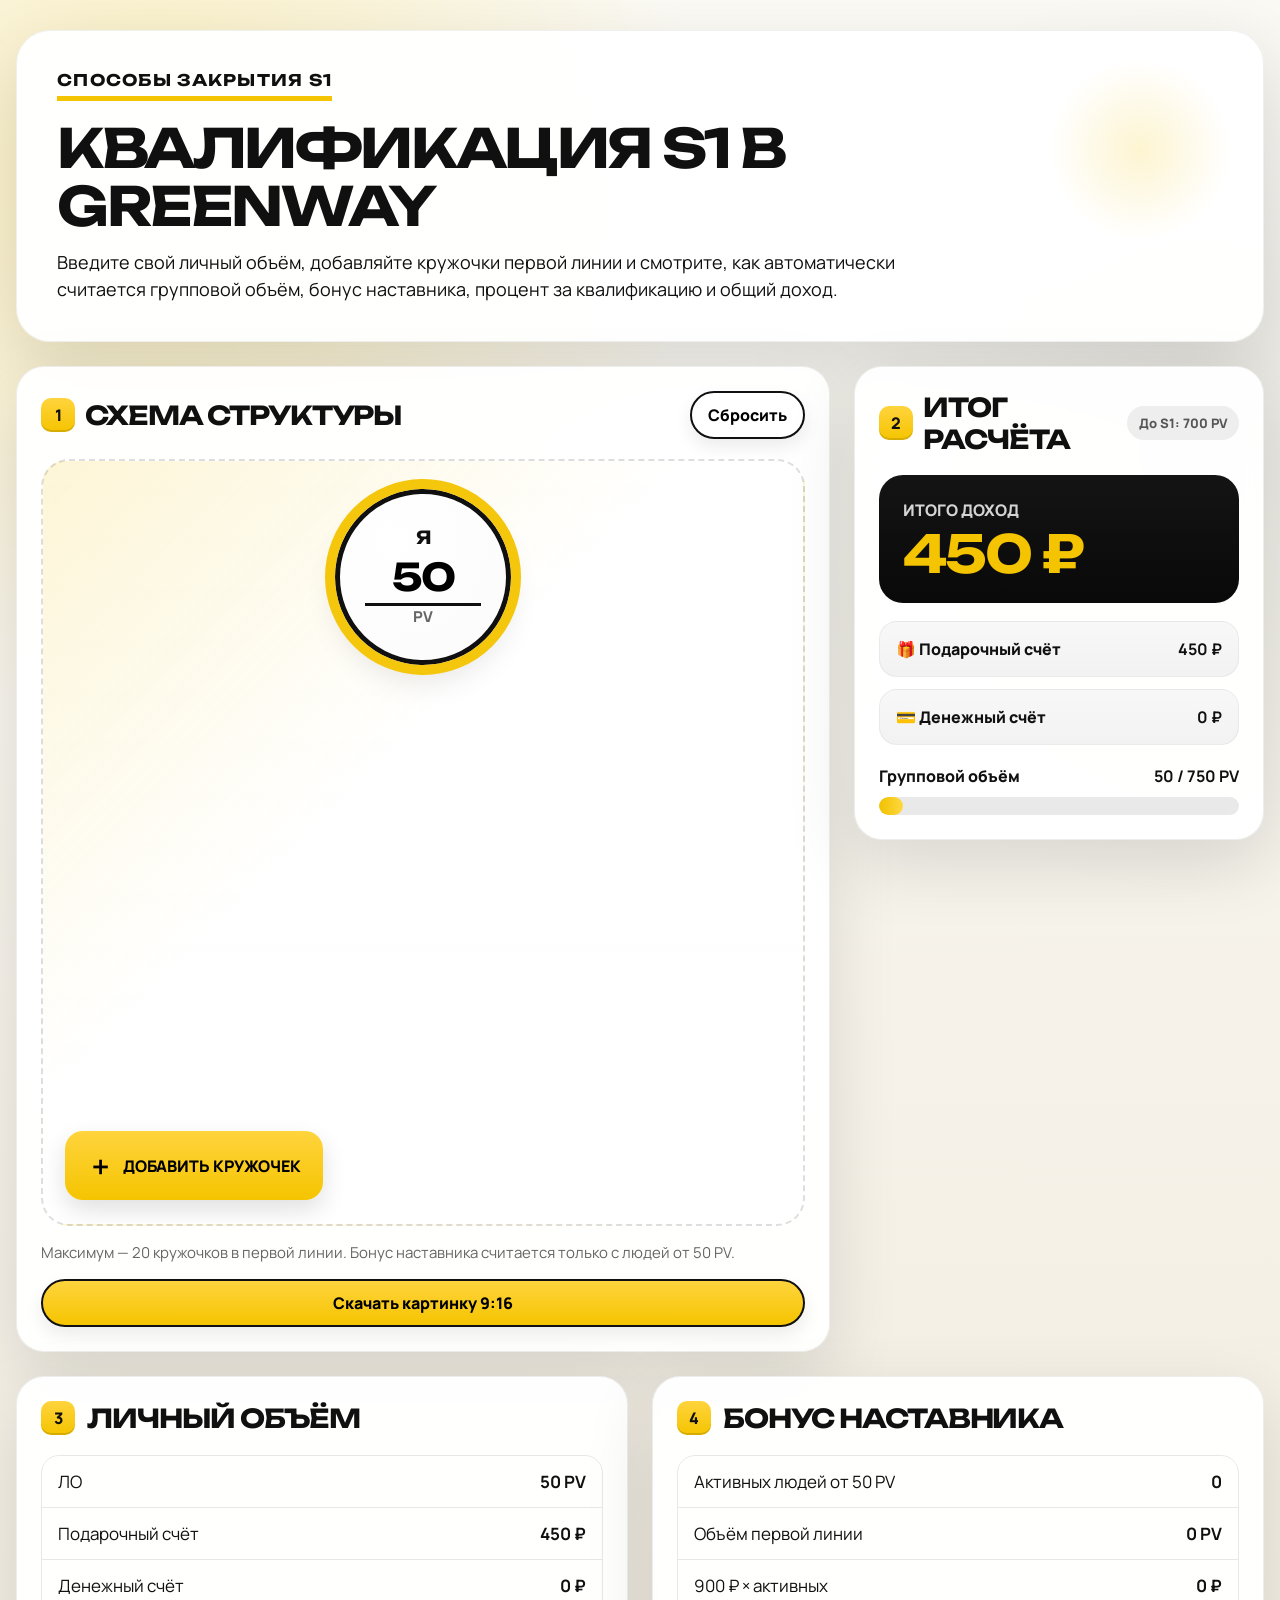
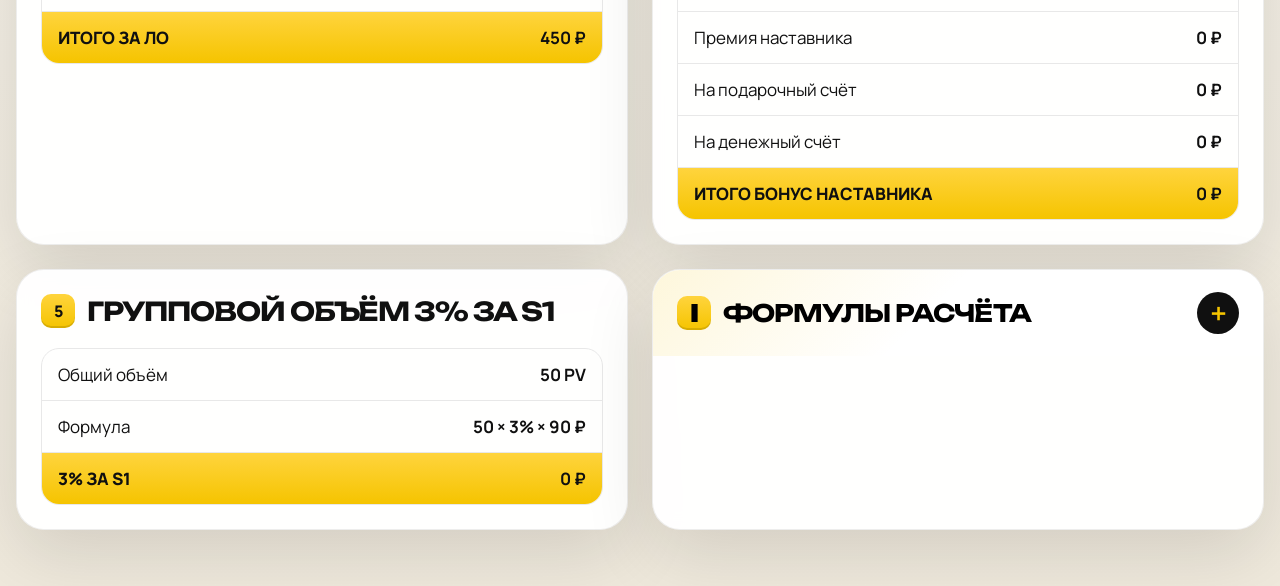
<file: index.html>
<!doctype html>
<html lang="ru">
<head>
  <meta charset="utf-8" />
  <meta name="viewport" content="width=device-width,initial-scale=1" />
  <title>Квалификация S1 в GREENWAY</title>
  <link rel="preconnect" href="https://fonts.googleapis.com">
  <link rel="preconnect" href="https://fonts.gstatic.com" crossorigin>
  <link href="https://fonts.googleapis.com/css2?family=Manrope:wght@400;500;700;800&family=Unbounded:wght@500;700;800&display=swap" rel="stylesheet">
  <style>
    :root{--yellow:#f5c400;--yellow2:#ffd947;--black:#101010;--muted:#666;--line:#e8e4d8;--paper:#fbfaf5;--shadow:0 24px 70px rgba(0,0,0,.12);--radius:28px}*{box-sizing:border-box}body{margin:0;font-family:Manrope,Arial,sans-serif;color:var(--black);background:radial-gradient(circle at 12% 8%,rgba(245,196,0,.22),transparent 24%),radial-gradient(circle at 94% 20%,rgba(16,16,16,.07),transparent 22%),linear-gradient(#fbfaf5,#efe9dc)}button,input{font:inherit}button{cursor:pointer;transition:.25s ease}button:hover{transform:translateY(-2px)}input::-webkit-outer-spin-button,input::-webkit-inner-spin-button{-webkit-appearance:none;margin:0}input[type=number]{appearance:textfield;-moz-appearance:textfield}.app{width:min(1320px,calc(100% - 32px));margin:auto;padding:30px 0 56px}.hero{position:relative;overflow:hidden;padding:38px 40px;border-radius:34px;background:rgba(255,255,255,.96);box-shadow:var(--shadow);border:1px solid rgba(0,0,0,.06)}.hero::before{content:"";position:absolute;right:28px;top:24px;width:190px;height:190px;border-radius:50%;background:radial-gradient(circle,rgba(245,196,0,.18),transparent 68%)}.eyebrow{position:relative;z-index:1;display:inline-block;font-family:Unbounded,sans-serif;font-weight:700;text-transform:uppercase;letter-spacing:.08em;border-bottom:5px solid var(--yellow);padding-bottom:6px;margin-bottom:18px}h1,h2,p{margin-top:0}.hero h1{position:relative;z-index:1;max-width:980px;margin-bottom:14px;font-family:Unbounded,sans-serif;font-size:clamp(28px,4.2vw,56px);line-height:1.08;text-transform:uppercase;letter-spacing:-.045em}.hero p{position:relative;z-index:1;max-width:860px;margin-bottom:0;font-size:18px;line-height:1.5}.layout{display:grid;grid-template-columns:minmax(0,1fr) 410px;gap:24px;margin-top:24px;align-items:start}.card{background:rgba(255,255,255,.96);border:1px solid rgba(0,0,0,.07);border-radius:var(--radius);padding:24px;box-shadow:var(--shadow);backdrop-filter:blur(8px)}.head,.title{display:flex;align-items:center;justify-content:space-between;gap:12px;margin-bottom:20px}.title{justify-content:flex-start}.head>div{display:flex;align-items:center;gap:10px}h2{margin:0;font-family:Unbounded,sans-serif;font-size:26px;text-transform:uppercase;letter-spacing:-.04em}.tag{display:inline-flex;align-items:center;justify-content:center;min-width:34px;height:34px;border-radius:10px;padding:0 10px;background:linear-gradient(#ffd43d,var(--yellow));font-weight:900;box-shadow:inset 0 -2px rgba(0,0,0,.12)}.ghost,.action{border:2px solid var(--black);background:#fff;border-radius:999px;padding:11px 16px;font-weight:800;box-shadow:0 8px 18px rgba(0,0,0,.08)}.ghost:hover,.action:hover{background:var(--yellow)}.action{width:100%;background:linear-gradient(#ffd43d,var(--yellow));margin-top:16px}.network{position:relative;min-height:700px;border-radius:28px;background:linear-gradient(135deg,rgba(245,196,0,.16),transparent 42%),linear-gradient(rgba(255,255,255,.9),rgba(255,255,255,.96)),repeating-linear-gradient(0deg,transparent,transparent 29px,rgba(0,0,0,.028) 30px),repeating-linear-gradient(90deg,transparent,transparent 29px,rgba(0,0,0,.028) 30px);border:2px dashed rgba(0,0,0,.13);padding:28px 22px 24px;overflow:hidden}.lines{position:absolute;inset:0;z-index:1;pointer-events:none}.line{position:absolute;height:3px;background:linear-gradient(90deg,rgba(16,16,16,.95),rgba(16,16,16,.5));transform-origin:0 50%;opacity:.9}.line::after{content:"";position:absolute;right:-1px;top:50%;width:9px;height:9px;border-top:2px solid var(--black);border-right:2px solid var(--black);transform:translateY(-50%) rotate(45deg)}.node{position:relative;z-index:2;width:150px;height:150px;border:5px solid var(--yellow);background:radial-gradient(circle at 30% 28%,#fff,#fbfbfb);border-radius:50%;display:flex;flex-direction:column;justify-content:center;align-items:center;box-shadow:0 16px 30px rgba(0,0,0,.1);transition:.25s ease;overflow:visible}.node:hover{transform:translateY(-4px) scale(1.02);box-shadow:0 24px 40px rgba(0,0,0,.14)}.me{width:176px;height:176px;margin:0 auto 118px;border-color:var(--black);outline:10px solid rgba(245,196,0,.95);animation:float 4.4s ease-in-out infinite}.node-label{font-family:Unbounded,sans-serif;font-weight:700;text-transform:uppercase;font-size:18px;line-height:1;margin-bottom:7px;letter-spacing:-.03em;flex:0 0 auto}.pvbox{display:flex;flex-direction:column;align-items:center;width:100%;max-width:72%;min-width:0;padding:0 2px;overflow:hidden}.pvbox input{display:block;width:100%;min-width:0;border:0;border-bottom:3px solid var(--black);background:transparent;font-family:Unbounded,sans-serif;font-size:36px;line-height:1;font-weight:700;text-align:center;outline:0;letter-spacing:-.06em;padding:0 0 3px;overflow:hidden;text-overflow:clip}.pvbox span{flex:0 0 auto;font-weight:900;font-size:15px;color:var(--muted);line-height:1.1;margin-top:3px}.first{position:relative;z-index:2;display:flex;flex-wrap:wrap;justify-content:center;align-items:flex-start;gap:18px 14px;min-height:320px;max-width:716px;margin:auto}.partner-wrap{display:flex;flex:0 0 132px;flex-direction:column;align-items:center;gap:8px;animation:in .35s ease both}.partner{width:132px;height:132px;border-width:4px}.partner .node-label{font-size:16px;margin-bottom:5px}.partner .pvbox{max-width:76%;padding:0 1px}.partner .pvbox input{font-size:25px;letter-spacing:-.075em;border-bottom-width:2px}.partner .pvbox span{font-size:13px;margin-top:2px}.remove{position:absolute;top:-10px;right:-6px;width:28px;height:28px;border:0;border-radius:999px;background:var(--black);color:#fff;font-size:20px;line-height:1;box-shadow:0 8px 18px rgba(0,0,0,.18)}.remove:hover{background:#ff6262}.add{display:inline-flex;align-items:center;justify-content:center;gap:10px;margin:28px auto 0;padding:16px 22px;border:0;border-radius:18px;background:linear-gradient(#ffd43d,var(--yellow));font-weight:900;text-transform:uppercase;box-shadow:0 10px 24px rgba(0,0,0,.12)}.add span{font-size:26px}.hint{margin-top:16px;color:var(--muted);font-size:15px}.result{position:sticky;top:18px}.badge{padding:8px 12px;border-radius:999px;background:#eee;color:#555;font-weight:900;font-size:13px;white-space:nowrap}.badge.ok{background:linear-gradient(90deg,#e9ff93,var(--yellow));color:var(--black);box-shadow:0 8px 20px rgba(245,196,0,.26)}.badge.s2{background:linear-gradient(90deg,#101010,#303030);color:var(--yellow);box-shadow:0 8px 20px rgba(0,0,0,.22)}.big{position:relative;overflow:hidden;background:linear-gradient(#141414,#090909);color:#fff;border-radius:24px;padding:24px;margin-bottom:18px}.big span{display:block;font-weight:800;opacity:.82;text-transform:uppercase;margin-bottom:8px}.big strong{display:block;color:var(--yellow);font-family:Unbounded,sans-serif;font-size:52px;line-height:.95;letter-spacing:-.05em}.accounts{display:grid;gap:12px;margin-bottom:20px}.accounts div{display:flex;justify-content:space-between;gap:14px;padding:16px;border-radius:18px;background:linear-gradient(#f8f8f8,#f2f2f2);font-weight:800;border:1px solid rgba(0,0,0,.05)}.progress-top{display:flex;justify-content:space-between;gap:12px;margin-bottom:10px;font-weight:800}.progress{height:18px;border-radius:999px;background:#e9e9e9;overflow:hidden}.fill{height:100%;width:0;background:linear-gradient(90deg,#f1c100,#ffd83f);border-radius:inherit;transition:.4s}.grid{display:grid;grid-template-columns:repeat(2,minmax(0,1fr));gap:24px;margin-top:24px}.rows{border:1px solid #e8e8e8;border-radius:18px;overflow:hidden}.row{display:flex;justify-content:space-between;gap:20px;padding:14px 16px;border-bottom:1px solid #e8e8e8;font-size:17px}.row:last-child{border-bottom:0}.row strong{text-align:right;white-space:nowrap}.row.total{background:linear-gradient(#ffd43d,var(--yellow));font-weight:900;text-transform:uppercase}.accordion{padding:0;overflow:hidden}.toggle{width:100%;border:0;background:linear-gradient(135deg,rgba(245,196,0,.14),transparent 46%),#fff;padding:22px 24px;display:flex;align-items:center;justify-content:space-between;gap:18px;text-align:left}.toggle:hover{transform:none;background:linear-gradient(135deg,rgba(245,196,0,.22),transparent 46%),#fff}.accordion-title{display:flex;align-items:center;gap:12px;font-family:Unbounded,sans-serif;font-size:24px;font-weight:700;text-transform:uppercase;letter-spacing:-.04em}.accordion-icon{width:42px;height:42px;border-radius:999px;display:flex;align-items:center;justify-content:center;background:var(--black);color:var(--yellow);font-family:Unbounded,sans-serif;font-weight:800;font-size:24px;transition:.25s}.toggle[aria-expanded=true] .accordion-icon{transform:rotate(45deg);background:var(--yellow);color:var(--black)}.accordion-content{padding:0 24px 24px;animation:in .26s ease both}.formula-grid{display:grid;grid-template-columns:repeat(2,minmax(0,1fr));gap:16px}.formula-box{min-height:170px;border-radius:22px;border:1px solid rgba(0,0,0,.08);background:linear-gradient(#fff,#fafafa);padding:20px;overflow:hidden}.formula-kicker{display:inline-flex;align-items:center;min-height:28px;padding:5px 10px;border-radius:999px;background:var(--yellow);font-size:12px;font-weight:900;text-transform:uppercase;margin-bottom:12px}.formula-box h3{margin:0 0 14px;font-family:Unbounded,sans-serif;font-size:20px;line-height:1.1;text-transform:uppercase;letter-spacing:-.04em}.formula-box p{margin:12px 0 0;color:var(--muted);font-size:14px;line-height:1.42}.formula-line{display:flex;align-items:center;flex-wrap:wrap;gap:8px;padding:14px;border-radius:16px;background:var(--black);color:#fff;font-weight:900}.formula-line span{display:inline-flex;align-items:center;justify-content:center;min-height:36px;padding:7px 10px;border-radius:12px;background:rgba(255,255,255,.12)}.formula-line b{color:var(--yellow);font-family:Unbounded,sans-serif}.formula-list{list-style:none;padding:0;margin:0;display:grid;gap:8px}.formula-list li{display:grid;grid-template-columns:105px 1fr;gap:10px;align-items:center;padding:10px;border-radius:14px;background:#f4f4f4}.formula-list strong{font-weight:900}.formula-list span{font-weight:800;font-size:14px}.premium{grid-column:1/-1;min-height:auto}.premium-row{display:flex;align-items:center;justify-content:space-between;gap:14px;padding:12px 0;border-bottom:1px solid #e8e8e8;font-weight:800}.premium-row:last-child{border-bottom:0}.premium-row strong{background:var(--yellow);border-radius:999px;padding:6px 12px}.toast{position:fixed;left:50%;bottom:24px;transform:translateX(-50%) translateY(18px);min-width:220px;max-width:calc(100% - 28px);padding:12px 16px;border-radius:18px;background:rgba(16,16,16,.92);color:#fff;font-weight:800;box-shadow:0 20px 50px rgba(0,0,0,.22);z-index:9999;opacity:0;pointer-events:none;transition:.28s}.toast.show{opacity:1;transform:translateX(-50%)}.toast.success{color:#ffe267}.toast.error{background:linear-gradient(90deg,#3d1414,#571f1f)}.confetti{position:fixed;inset:0;overflow:hidden;pointer-events:none;z-index:9998}.confetti-piece{position:absolute;top:-20px;width:10px;height:16px;border-radius:3px;animation:fall 1.9s linear forwards}@keyframes float{0%,100%{transform:translateY(0)}50%{transform:translateY(-5px)}}@keyframes in{from{opacity:0;transform:translateY(8px) scale(.98)}to{opacity:1;transform:translateY(0) scale(1)}}@keyframes fall{to{transform:translate3d(var(--drift),105vh,0) rotate(720deg);opacity:0}}@media(max-width:1180px){.layout{grid-template-columns:1fr}.result{position:static}}@media(max-width:980px){.grid{grid-template-columns:1fr}}@media(max-width:720px){.hero{padding:28px 22px}.network{min-height:760px;padding:22px 10px 20px}.me{width:162px;height:162px;margin-bottom:84px}.first{gap:14px 8px;max-width:632px}.partner-wrap{flex-basis:120px}.partner{width:120px;height:120px}}@media(max-width:560px){.app{width:min(100% - 16px,1320px);padding-top:12px}.card{padding:16px;border-radius:20px}h2{font-size:21px}.hero h1{font-size:32px}.head{flex-wrap:wrap}.network{min-height:660px}.first{gap:10px 6px}.partner-wrap{flex-basis:clamp(58px,16vw,108px)}.partner{width:clamp(58px,16vw,108px);height:clamp(58px,16vw,108px);border-width:3px}.partner .node-label{font-size:clamp(8px,2.1vw,12px);margin-bottom:2px}.partner .pvbox{max-width:80%;padding:0}.partner .pvbox input{border-bottom-width:2px}.partner .pvbox span{font-size:clamp(8px,2.2vw,13px)}.remove{width:22px;height:22px;font-size:16px;top:-8px;right:-4px}.big strong{font-size:42px}.row{font-size:15px}.formula-grid{grid-template-columns:1fr}.accordion-title{font-size:20px}.toggle{padding:18px}.accordion-content{padding:0 18px 18px}.formula-list li{grid-template-columns:1fr}}
  </style>
</head>
<body>
  <div id="toast" class="toast"></div><div id="confetti" class="confetti"></div>
  <main class="app">
    <section class="hero"><div class="eyebrow">способы закрытия S1</div><h1>Квалификация S1 в GREENWAY</h1><p>Введите свой личный объём, добавляйте кружочки первой линии и смотрите, как автоматически считается групповой объём, бонус наставника, процент за квалификацию и общий доход.</p></section>
    <section class="layout"><section class="card builder"><div class="head"><div><span class="tag">1</span><h2>Схема структуры</h2></div><button id="reset" class="ghost">Сбросить</button></div><div class="network"><div class="node me"><div class="node-label">Я</div><div class="pvbox"><input id="self" type="number" min="0" step="1" value="50" inputmode="numeric" /><span>PV</span></div></div><div id="lines" class="lines"></div><div id="first" class="first"></div><button id="add" class="add"><span>＋</span>Добавить кружочек</button></div><div class="hint">Максимум — 20 кружочков в первой линии. Бонус наставника считается только с людей от 50 PV.</div><button id="download" class="action">Скачать картинку 9:16</button></section>
    <aside class="card result"><div class="head"><div><span class="tag">2</span><h2>Итог расчёта</h2></div><div id="badge" class="badge">S1 не закрыт</div></div><div class="big"><span>Итого доход</span><strong id="total">0 ₽</strong></div><div class="accounts"><div><span>🎁 Подарочный счёт</span><strong id="gift">0 ₽</strong></div><div><span>💳 Денежный счёт</span><strong id="cash">0 ₽</strong></div></div><div><div class="progress-top"><span>Групповой объём</span><strong><span id="group">0</span> / <span id="target">750</span> PV</strong></div><div class="progress"><div id="fill" class="fill"></div></div></div></aside></section>
    <section class="grid"><section class="card"><div class="title"><span class="tag">3</span><h2>Личный объём</h2></div><div class="rows"><div class="row"><span>ЛО</span><strong id="selfView">0 PV</strong></div><div class="row"><span>Подарочный счёт</span><strong id="pGift">0 ₽</strong></div><div class="row"><span>Денежный счёт</span><strong id="pCash">0 ₽</strong></div><div class="row total"><span>Итого за ЛО</span><strong id="pTotal">0 ₽</strong></div></div></section><section class="card"><div class="title"><span class="tag">4</span><h2>Бонус наставника</h2></div><div class="rows"><div class="row"><span>Активных людей от 50 PV</span><strong id="active">0</strong></div><div class="row"><span>Объём первой линии</span><strong id="firstPv">0 PV</strong></div><div class="row"><span>900 ₽ × активных</span><strong id="mentorRaw">0 ₽</strong></div><div class="row"><span>Премия наставника</span><strong id="premium">0 ₽</strong></div><div class="row"><span>На подарочный счёт</span><strong id="mGift">0 ₽</strong></div><div class="row"><span>На денежный счёт</span><strong id="mCash">0 ₽</strong></div><div class="row total"><span>Итого бонус наставника</span><strong id="mTotal">0 ₽</strong></div></div></section><section class="card"><div class="title"><span class="tag">5</span><h2 id="qualTitle">Групповой объём 3% за S1</h2></div><div class="rows"><div class="row"><span>Общий объём</span><strong id="group2">0 PV</strong></div><div class="row"><span>Формула</span><strong id="formula">0 × 3% × 90 ₽</strong></div><div class="row total"><span id="qualLabel">3% за S1</span><strong id="qBonus">0 ₽</strong></div></div></section><section class="card accordion"><button id="toggle" class="toggle" aria-expanded="false"><span class="accordion-title"><span class="tag">i</span><span>Формулы расчёта</span></span><span class="accordion-icon">＋</span></button><div id="formulas" class="accordion-content" hidden><div class="formula-grid"><article class="formula-box"><div class="formula-kicker">Личный объём</div><h3>Денежный счёт</h3><div class="formula-line"><span>(ЛО − 50 PV)</span><b>×</b><span>20%</span><b>×</b><span>90 ₽</span></div><p>Считается только с объёма выше базовых 50 PV.</p></article><article class="formula-box"><div class="formula-kicker">Личный объём</div><h3>Подарочный счёт</h3><ul class="formula-list"><li><strong>50–199 PV</strong><span>450 ₽ фиксированно</span></li><li><strong>200–499 PV</strong><span>ЛО × 10% × 90 ₽ + 450 ₽</span></li><li><strong>от 500 PV</strong><span>ЛО × 20% × 90 ₽ + 450 ₽</span></li></ul></article><article class="formula-box"><div class="formula-kicker">1 линия</div><h3>Бонус наставника</h3><div class="formula-line"><span>Активные люди</span><b>×</b><span>900 ₽</span></div><p>Активным считается человек от 50 PV в первой линии.</p></article><article class="formula-box"><div class="formula-kicker">S1 / S2</div><h3>Процент за квалификацию</h3><div class="formula-line"><span>750 PV = 3%</span><b>/</b><span>1500 PV = 6%</span></div><p>Начисляется от общего группового объёма.</p></article><article class="formula-box premium"><div class="formula-kicker">Премия наставника</div><h3>За активную первую линию</h3><div class="premium-row"><span>5 человек</span><strong>1 800 ₽</strong></div><div class="premium-row"><span>10 человек</span><strong>5 400 ₽</strong></div><div class="premium-row"><span>15 человек</span><strong>8 100 ₽</strong></div><div class="premium-row"><span>20 человек</span><strong>10 800 ₽</strong></div></article></div></div></section></section>
  </main>
  <template id="tpl"><div class="partner-wrap"><div class="node partner"><button class="remove">×</button><div class="node-label">1</div><div class="pvbox"><input type="number" min="0" step="1" value="50" inputmode="numeric" /><span>PV</span></div></div></div></template>
  <script>
    const MAX=20,RATE=90,state={partners:[],s1Reached:false,tier:null,last:null,timer:null},$=id=>document.getElementById(id),first=$("first"),template=$("tpl"),toast=$("toast"),confetti=$("confetti"),money=value=>Math.round(value).toLocaleString("ru-RU")+" ₽",pv=value=>Math.round(value).toLocaleString("ru-RU")+" PV";
    function personalGift(lo){if(lo<50)return 0;if(lo<200)return 450;if(lo<500)return lo*.1*RATE+450;return lo*.2*RATE+450}function personalCash(lo){return lo<=50?0:(lo-50)*.2*RATE}function mentorPremium(count){return count>=20?10800:count>=15?8100:count>=10?5400:count>=5?1800:0}function makeId(){return crypto.randomUUID?crypto.randomUUID():String(Date.now()+Math.random())}function showToast(text,type="success"){toast.textContent=text;toast.className="toast show "+type;clearTimeout(state.timer);state.timer=setTimeout(()=>toast.className="toast",2400)}function launchConfetti(){confetti.innerHTML="";const colors=["#f5c400","#101010","#ffffff","#ffdb4d","#d4f465"];for(let i=0;i<120;i++){const piece=document.createElement("span");piece.className="confetti-piece";piece.style.left=Math.random()*100+"%";piece.style.background=colors[Math.floor(Math.random()*colors.length)];piece.style.opacity=.7+Math.random()*.3;piece.style.width=6+Math.random()*8+"px";piece.style.height=10+Math.random()*14+"px";piece.style.animationDuration=1.2+Math.random()*1.3+"s";piece.style.setProperty("--drift",-140+Math.random()*280+"px");confetti.appendChild(piece)}setTimeout(()=>confetti.innerHTML="",2400)}
    function fitInput(input){const isPartner=input.closest(".partner"),isMe=input.closest(".me"),pvBox=input.closest(".pvbox");if(!pvBox||!(isPartner||isMe))return;const length=String(input.value||"").length;let maxSize=isPartner?28:38,minSize=isPartner?9:13;if(window.innerWidth<=560&&isPartner){maxSize=22;minSize=8}if(length>=6&&isPartner)maxSize=18;if(length>=5&&isPartner)maxSize=20;if(length>=6&&isMe)maxSize=26;input.style.fontSize=maxSize+"px";input.style.letterSpacing=length>=4?"-0.1em":"-0.06em";let size=maxSize;const safeWidth=Math.max(20,pvBox.clientWidth-2);while(input.scrollWidth>safeWidth&&size>minSize){size-=1;input.style.fontSize=size+"px"}}
    function fitAllInputs(){document.querySelectorAll(".pvbox input").forEach(fitInput)}function addPartner(value=50){if(state.partners.length>=MAX)return;state.partners.push({id:makeId(),pv:value});render();calculate()}function removePartner(id){state.partners=state.partners.filter(partner=>partner.id!==id);render();calculate()}function render(){first.innerHTML="";state.partners.forEach((partner,index)=>{const node=template.content.cloneNode(true),input=node.querySelector("input"),remove=node.querySelector(".remove"),label=node.querySelector(".node-label");label.textContent=index+1;input.value=partner.pv;input.addEventListener("input",()=>{partner.pv=Math.max(0,Number(input.value||0));fitInput(input);calculate();drawLines()});input.addEventListener("blur",()=>fitInput(input));remove.addEventListener("click",()=>removePartner(partner.id));first.appendChild(node)});const addButton=$("add");addButton.disabled=state.partners.length>=MAX;addButton.style.opacity=state.partners.length>=MAX?".45":"1";addButton.innerHTML=state.partners.length>=MAX?"Достигнут лимит 20 кружочков":"<span>＋</span>Добавить кружочек";requestAnimationFrame(()=>{drawLines();fitAllInputs()})}
    function drawLines(){const lines=$("lines");lines.innerHTML="";const network=document.querySelector(".network"),me=document.querySelector(".me"),partners=[...document.querySelectorAll(".partner")];if(!partners.length)return;const networkBox=network.getBoundingClientRect(),meBox=me.getBoundingClientRect(),x1=meBox.left+meBox.width/2-networkBox.left,y1=meBox.top+meBox.height/2-networkBox.top;partners.forEach(partner=>{const box=partner.getBoundingClientRect(),x2=box.left+box.width/2-networkBox.left,y2=box.top+box.height/2-networkBox.top,dx=x2-x1,dy=y2-y1,angle=Math.atan2(dy,dx)*180/Math.PI,startOffset=meBox.width/2-8,endOffset=box.width/2-8,length=Math.max(0,Math.hypot(dx,dy)-startOffset-endOffset),line=document.createElement("div");line.className="line";line.style.width=length+"px";line.style.left=x1+"px";line.style.top=y1+"px";line.style.transform=`rotate(${angle}deg) translateX(${startOffset}px)`;lines.appendChild(line)})}
    function getCalculation(){const raw=$("self").value===""?0:Number($("self").value||0),lo=Math.max(50,raw),partnerPvs=state.partners.map(partner=>Math.max(0,Number(partner.pv||0))),firstLinePv=partnerPvs.reduce((sum,value)=>sum+value,0),active=partnerPvs.filter(value=>value>=50).length,group=lo+firstLinePv,pGift=personalGift(lo),pCash=personalCash(lo),pTotal=pGift+pCash,mRaw=active*900,premium=mentorPremium(active),mGift=Math.min(active,2)*900,mCash=Math.max(active-2,0)*900+premium,mTotal=mGift+mCash,qualification=group>=1500?{name:"S2",rate:.06,target:1500}:{name:"S1",rate:.03,target:750},qBonus=group>=750?group*qualification.rate*RATE:0,gift=pGift+mGift,cash=pCash+mCash+qBonus,total=gift+cash;return{raw,lo,partnerPvs,firstLinePv,active,group,pGift,pCash,pTotal,mRaw,premium,mGift,mCash,mTotal,qualification,qBonus,gift,cash,total,s1:group>=750,s2:group>=1500,remaining:Math.max(0,qualification.target-group)}}
    function calculate(){fitInput($("self"));const calc=getCalculation();state.last=calc;$("selfView").textContent=pv(calc.lo);$("pGift").textContent=money(calc.pGift);$("pCash").textContent=money(calc.pCash);$("pTotal").textContent=money(calc.pTotal);$("active").textContent=calc.active;$("firstPv").textContent=pv(calc.firstLinePv);$("mentorRaw").textContent=money(calc.mRaw);$("premium").textContent=money(calc.premium);$("mGift").textContent=money(calc.mGift);$("mCash").textContent=money(calc.mCash);$("mTotal").textContent=money(calc.mTotal);$("group").textContent=Math.round(calc.group).toLocaleString("ru-RU");$("target").textContent=calc.qualification.target.toLocaleString("ru-RU");$("group2").textContent=pv(calc.group);$("qualTitle").textContent=`Групповой объём ${Math.round(calc.qualification.rate*100)}% за ${calc.qualification.name}`;$("qualLabel").textContent=`${Math.round(calc.qualification.rate*100)}% за ${calc.qualification.name}`;$("formula").textContent=`${Math.round(calc.group).toLocaleString("ru-RU")} × ${Math.round(calc.qualification.rate*100)}% × 90 ₽`;$("qBonus").textContent=money(calc.qBonus);$("gift").textContent=money(calc.gift);$("cash").textContent=money(calc.cash);$("total").textContent=money(calc.total);$("fill").style.width=Math.min(100,calc.group/calc.qualification.target*100)+"%";const badge=$("badge");badge.classList.remove("ok","s2");if(calc.s2){badge.textContent="S2 • 1500 PV • 6%";badge.classList.add("s2")}else if(calc.s1){badge.textContent="S1 закрыт";badge.classList.add("ok")}else badge.textContent=`До S1: ${calc.remaining} PV`;if(calc.s1&&!state.s1Reached){launchConfetti();showToast("S1 закрыт")}if(calc.s2&&state.tier!=="S2")showToast("Это уже следующая квалификация: S2 • 1500 PV • 6%");state.s1Reached=calc.s1;state.tier=calc.s2?"S2":calc.s1?"S1":null;requestAnimationFrame(()=>{drawLines();fitAllInputs()})}
    function enforcePersonalMinimum(){const input=$("self"),value=input.value===""?0:Number(input.value||0);if(value<50){input.value=50;fitInput(input);calculate();showToast("ЛО не может быть меньше 50 PV","error");return}calculate()}
    function roundedRect(ctx,x,y,w,h,r,fill,stroke=null,shadow=false){ctx.save();ctx.beginPath();ctx.moveTo(x+r,y);ctx.lineTo(x+w-r,y);ctx.quadraticCurveTo(x+w,y,x+w,y+r);ctx.lineTo(x+w,y+h-r);ctx.quadraticCurveTo(x+w,y+h,x+w-r,y+h);ctx.lineTo(x+r,y+h);ctx.quadraticCurveTo(x,y+h,x,y+h-r);ctx.lineTo(x,y+r);ctx.quadraticCurveTo(x,y,x+r,y);ctx.closePath();if(shadow){ctx.shadowColor="rgba(0,0,0,.1)";ctx.shadowBlur=28;ctx.shadowOffsetY=10}if(fill){ctx.fillStyle=fill;ctx.fill()}ctx.shadowColor="transparent";if(stroke){ctx.strokeStyle=stroke;ctx.stroke()}ctx.restore()}
    function drawCircle(ctx,x,y,radius,title,value,stroke="#f5c400"){ctx.save();ctx.shadowColor="rgba(0,0,0,.1)";ctx.shadowBlur=18;ctx.shadowOffsetY=8;ctx.beginPath();ctx.arc(x,y,radius,0,Math.PI*2);ctx.fillStyle="#fff";ctx.fill();ctx.shadowColor="transparent";ctx.lineWidth=radius>70?10:8;ctx.strokeStyle=stroke;ctx.stroke();ctx.textAlign="center";ctx.fillStyle="#101010";ctx.font=(radius>70?"700 30px ":"700 22px ")+"Unbounded,Arial";ctx.fillText(title,x,y-12);const valueText=String(value);let fontSize=radius>70?34:24;ctx.font=`700 ${fontSize}px Unbounded,Arial`;while(ctx.measureText(valueText).width>radius*1.28&&fontSize>10){fontSize-=1;ctx.font=`700 ${fontSize}px Unbounded,Arial`}ctx.fillText(valueText,x,y+24);ctx.font=(radius>70?"800 18px ":"800 14px ")+"Manrope,Arial";ctx.fillStyle="#6f6f6f";ctx.fillText("PV",x,y+48);ctx.restore()}
    function drawPair(ctx,x,y,label,value,width){ctx.fillStyle="#6f6f6f";ctx.font="700 22px Manrope,Arial";ctx.textAlign="left";ctx.fillText(label,x,y);ctx.fillStyle="#101010";ctx.font="800 28px Manrope,Arial";ctx.textAlign="right";ctx.fillText(value,x+width,y)}function drawSummaryCard(ctx,x,y,w,h,title,rows){roundedRect(ctx,x,y,w,h,28,"#fff","rgba(0,0,0,.08)",true);ctx.fillStyle="#101010";ctx.font="700 22px Unbounded,Arial";ctx.textAlign="left";ctx.fillText(title,x+28,y+42);rows.forEach((row,index)=>{drawPair(ctx,x+28,y+94+index*38,row.label,row.value,w-56)})}
    async function downloadImage(){if(document.fonts&&document.fonts.ready){try{await document.fonts.ready}catch(error){}}const calc=state.last||getCalculation(),canvas=document.createElement("canvas");canvas.width=1080;canvas.height=1920;const ctx=canvas.getContext("2d"),background=ctx.createLinearGradient(0,0,0,1920);background.addColorStop(0,"#fcfaf5");background.addColorStop(.55,"#f4f1e8");background.addColorStop(1,"#ece7dc");ctx.fillStyle=background;ctx.fillRect(0,0,1080,1920);ctx.fillStyle="rgba(245,196,0,.16)";ctx.beginPath();ctx.arc(910,135,180,0,Math.PI*2);ctx.fill();ctx.beginPath();ctx.arc(155,1685,190,0,Math.PI*2);ctx.fill();roundedRect(ctx,70,276,940,30,16,"rgba(245,196,0,.18)");ctx.fillStyle="#101010";ctx.font="800 42px Unbounded,Arial";ctx.fillText("МОЯ СТРАТЕГИЯ",70,104);ctx.fillText("ЗАКРЫТИЯ S1",70,158);ctx.font="700 40px Unbounded,Arial";ctx.fillText("в Greenway",70,212);ctx.font="700 24px Manrope,Arial";ctx.fillStyle="#515151";ctx.fillText("Текущая структура и расчёт дохода",70,252);const selfX=540,selfY=420;drawCircle(ctx,selfX,selfY,88,"Я",calc.lo,"#101010");const points=[],columns=5,nodeRadius=60,stepX=185,startY=650,stepY=180;for(let row=0,index=0;index<calc.partnerPvs.length;row++){const count=Math.min(columns,calc.partnerPvs.length-index),rowWidth=(count-1)*stepX,rowStartX=selfX-rowWidth/2;for(let col=0;col<count;col++,index++){points.push({index,value:calc.partnerPvs[index],x:rowStartX+col*stepX,y:startY+row*stepY})}}ctx.save();ctx.strokeStyle="#101010";ctx.lineWidth=4;points.forEach(point=>{ctx.beginPath();ctx.moveTo(selfX,selfY+88);ctx.lineTo(point.x,point.y-nodeRadius+4);ctx.stroke()});ctx.restore();points.forEach(point=>{drawCircle(ctx,point.x,point.y,nodeRadius,String(point.index+1),point.value)});const top=1210,cardW=450,cardH=170,gap=24,leftX=70,rightX=560;drawSummaryCard(ctx,leftX,top,cardW,cardH,"Личный объём",[{label:"ЛО",value:pv(calc.lo)},{label:"Итого",value:money(calc.pTotal)}]);drawSummaryCard(ctx,rightX,top,cardW,cardH,"Бонус наставника",[{label:"Активных",value:String(calc.active)},{label:"Итого",value:money(calc.mTotal)}]);drawSummaryCard(ctx,leftX,top+cardH+gap,cardW,cardH,"Счета",[{label:"Подарочный",value:money(calc.gift)},{label:"Денежный",value:money(calc.cash)}]);drawSummaryCard(ctx,rightX,top+cardH+gap,cardW,cardH,"Групповой объём",[{label:"Общий PV",value:pv(calc.group)},{label:`${Math.round(calc.qualification.rate*100)}% за ${calc.qualification.name}`,value:money(calc.qBonus)}]);const totalY=1602,totalH=190,totalGradient=ctx.createLinearGradient(70,totalY,1010,totalY+totalH);totalGradient.addColorStop(0,"#0c0c0d");totalGradient.addColorStop(.55,"#151517");totalGradient.addColorStop(1,"#202024");roundedRect(ctx,70,totalY,940,totalH,36,totalGradient,null,true);ctx.textAlign="left";ctx.fillStyle="rgba(255,255,255,.88)";ctx.font="800 24px Manrope,Arial";ctx.fillText("Итого доход",120,totalY+58);ctx.fillStyle="#f5c400";ctx.font="800 62px Unbounded,Arial";ctx.fillText(money(calc.total),120,totalY+138);const badgeText=calc.s2?"S2 • 1500 PV • 6%":calc.s1?"S1 закрыт":`До S1 ${calc.remaining} PV`;ctx.font="800 20px Manrope,Arial";const badgeWidth=Math.max(calc.s2?290:210,Math.ceil(ctx.measureText(badgeText).width+54)),badgeX=1010-badgeWidth-54,badgeY=totalY+38;roundedRect(ctx,badgeX,badgeY,badgeWidth,60,30,calc.s2?"#101010":calc.s1?"#f5c400":"#ececec",calc.s2?"rgba(245,196,0,.35)":null);ctx.fillStyle=calc.s2?"#f5c400":"#101010";ctx.textAlign="center";ctx.fillText(badgeText,badgeX+badgeWidth/2,badgeY+38);ctx.textAlign="left";ctx.fillStyle="#7a7a7a";ctx.font="700 20px Manrope,Arial";ctx.fillText("Сайт-калькулятор S1 • создано автоматически",70,1868);const link=document.createElement("a");link.download=`s1-structure-${Math.round(calc.group)}pv.png`;link.href=canvas.toDataURL("image/png");link.click();showToast("Картинка 9:16 скачана")}
    $("add").addEventListener("click",()=>addPartner(50));$("self").addEventListener("input",calculate);$("self").addEventListener("blur",enforcePersonalMinimum);$("self").addEventListener("change",enforcePersonalMinimum);$("self").addEventListener("keydown",event=>{if(event.key==="Enter"){enforcePersonalMinimum();event.target.blur()}});$("reset").addEventListener("click",()=>{$("self").value=50;state.partners=[];state.s1Reached=false;state.tier=null;render();calculate();showToast("Калькулятор сброшен")});$("download").addEventListener("click",downloadImage);window.addEventListener("resize",()=>{drawLines();fitAllInputs()});$("toggle").addEventListener("click",()=>{const toggle=$("toggle"),formulas=$("formulas"),open=toggle.getAttribute("aria-expanded")==="true";toggle.setAttribute("aria-expanded",String(!open));formulas.hidden=open});fitInput($("self"));render();calculate();
  </script>
</body>
</html>
</file>
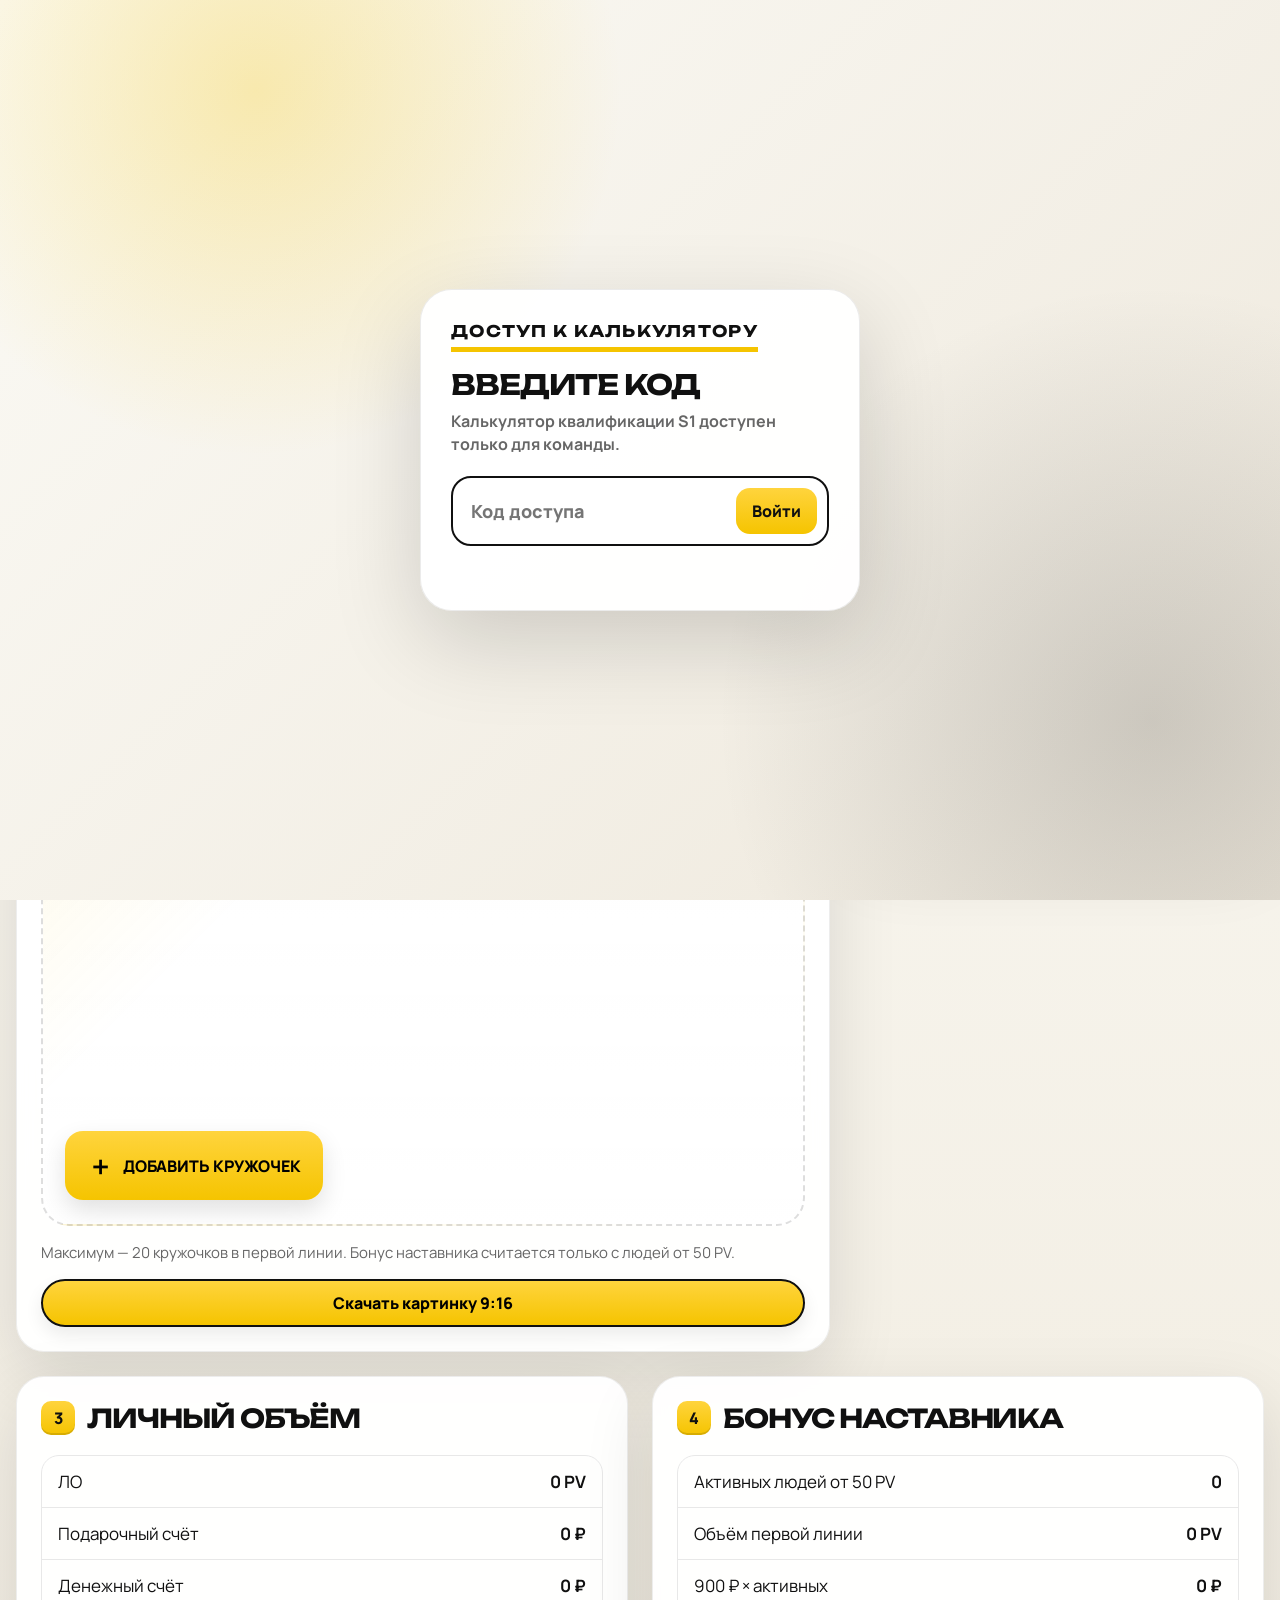
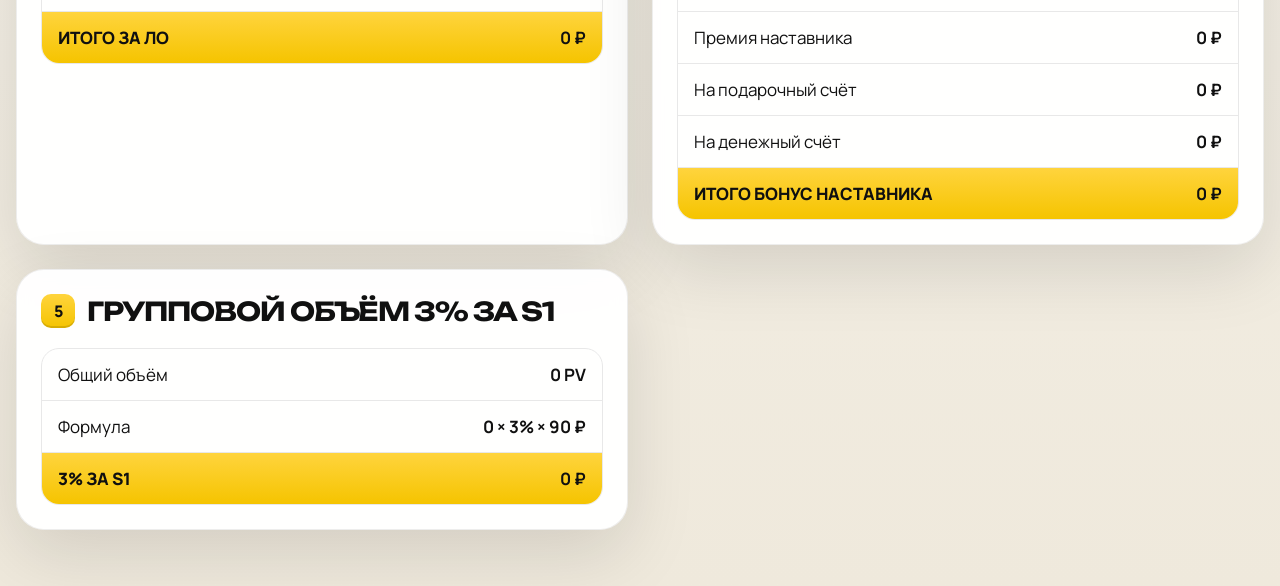
<file: locked.html>
<!doctype html><html lang="ru"><head><meta charset="utf-8"><meta name="viewport" content="width=device-width,initial-scale=1"><title>Квалификация S1 в GREENWAY</title><link rel="preconnect" href="https://fonts.googleapis.com"><link rel="preconnect" href="https://fonts.gstatic.com" crossorigin><link href="https://fonts.googleapis.com/css2?family=Manrope:wght@400;500;700;800&family=Unbounded:wght@500;700;800&display=swap" rel="stylesheet"><link rel="stylesheet" href="style.css"></head><body><div id="passwordScreen" class="password-screen"><div class="password-card"><div class="eyebrow">доступ к калькулятору</div><h2>Введите код</h2><p>Калькулятор квалификации S1 доступен только для команды.</p><div class="password-field"><input id="passwordInput" type="text" placeholder="Код доступа" autocomplete="off"><button id="passwordButton" type="button">Войти</button></div><div id="passwordError" class="password-error"></div></div></div><div id="toast" class="toast"></div><div id="confetti" class="confetti"></div><main class="app"><section class="hero"><div class="eyebrow">способы закрытия S1</div><h1>Квалификация S1 в GREENWAY</h1><p>Введите свой личный объём, добавляйте кружочки первой линии и смотрите, как автоматически считается групповой объём, бонус наставника, процент за квалификацию и общий доход.</p></section><section class="layout"><section class="card builder"><div class="head"><div><span class="tag">1</span><h2>Схема структуры</h2></div><button id="reset" class="ghost">Сбросить</button></div><div class="network"><div class="node me"><div class="node-label">Я</div><div class="pvbox"><input id="self" type="number" min="0" step="1" value="50" inputmode="numeric"><span>PV</span></div></div><div id="lines" class="lines"></div><div id="first" class="first"></div><button id="add" class="add"><span>＋</span>Добавить кружочек</button></div><div class="hint">Максимум — 20 кружочков в первой линии. Бонус наставника считается только с людей от 50 PV.</div><button id="download" class="action">Скачать картинку 9:16</button></section><aside class="card result"><div class="head"><div><span class="tag">2</span><h2>Итог расчёта</h2></div><div id="badge" class="badge">S1 не закрыт</div></div><div class="big"><span>Итого доход</span><strong id="total">0 ₽</strong></div><div class="accounts"><div><span>🎁 Подарочный счёт</span><strong id="gift">0 ₽</strong></div><div><span>💳 Денежный счёт</span><strong id="cash">0 ₽</strong></div></div><div><div class="progress-top"><span>Групповой объём</span><strong><span id="group">0</span> / <span id="target">750</span> PV</strong></div><div class="progress"><div id="fill" class="fill"></div></div></div></aside></section><section class="grid"><section class="card"><div class="title"><span class="tag">3</span><h2>Личный объём</h2></div><div class="rows"><div class="row"><span>ЛО</span><strong id="selfView">0 PV</strong></div><div class="row"><span>Подарочный счёт</span><strong id="pGift">0 ₽</strong></div><div class="row"><span>Денежный счёт</span><strong id="pCash">0 ₽</strong></div><div class="row total"><span>Итого за ЛО</span><strong id="pTotal">0 ₽</strong></div></div></section><section class="card"><div class="title"><span class="tag">4</span><h2>Бонус наставника</h2></div><div class="rows"><div class="row"><span>Активных людей от 50 PV</span><strong id="active">0</strong></div><div class="row"><span>Объём первой линии</span><strong id="firstPv">0 PV</strong></div><div class="row"><span>900 ₽ × активных</span><strong id="mentorRaw">0 ₽</strong></div><div class="row"><span>Премия наставника</span><strong id="premium">0 ₽</strong></div><div class="row"><span>На подарочный счёт</span><strong id="mGift">0 ₽</strong></div><div class="row"><span>На денежный счёт</span><strong id="mCash">0 ₽</strong></div><div class="row total"><span>Итого бонус наставника</span><strong id="mTotal">0 ₽</strong></div></div></section><section class="card"><div class="title"><span class="tag">5</span><h2 id="qualTitle">Групповой объём 3% за S1</h2></div><div class="rows"><div class="row"><span>Общий объём</span><strong id="group2">0 PV</strong></div><div class="row"><span>Формула</span><strong id="formula">0 × 3% × 90 ₽</strong></div><div class="row total"><span id="qualLabel">3% за S1</span><strong id="qBonus">0 ₽</strong></div></div></section></section></main><template id="tpl"><div class="partner-wrap"><div class="node partner"><button class="remove">×</button><div class="node-label">1</div><div class="pvbox"><input type="number" min="0" step="1" value="50" inputmode="numeric"><span>PV</span></div></div></div></template><script src="app.js"></script></body></html>
</file>
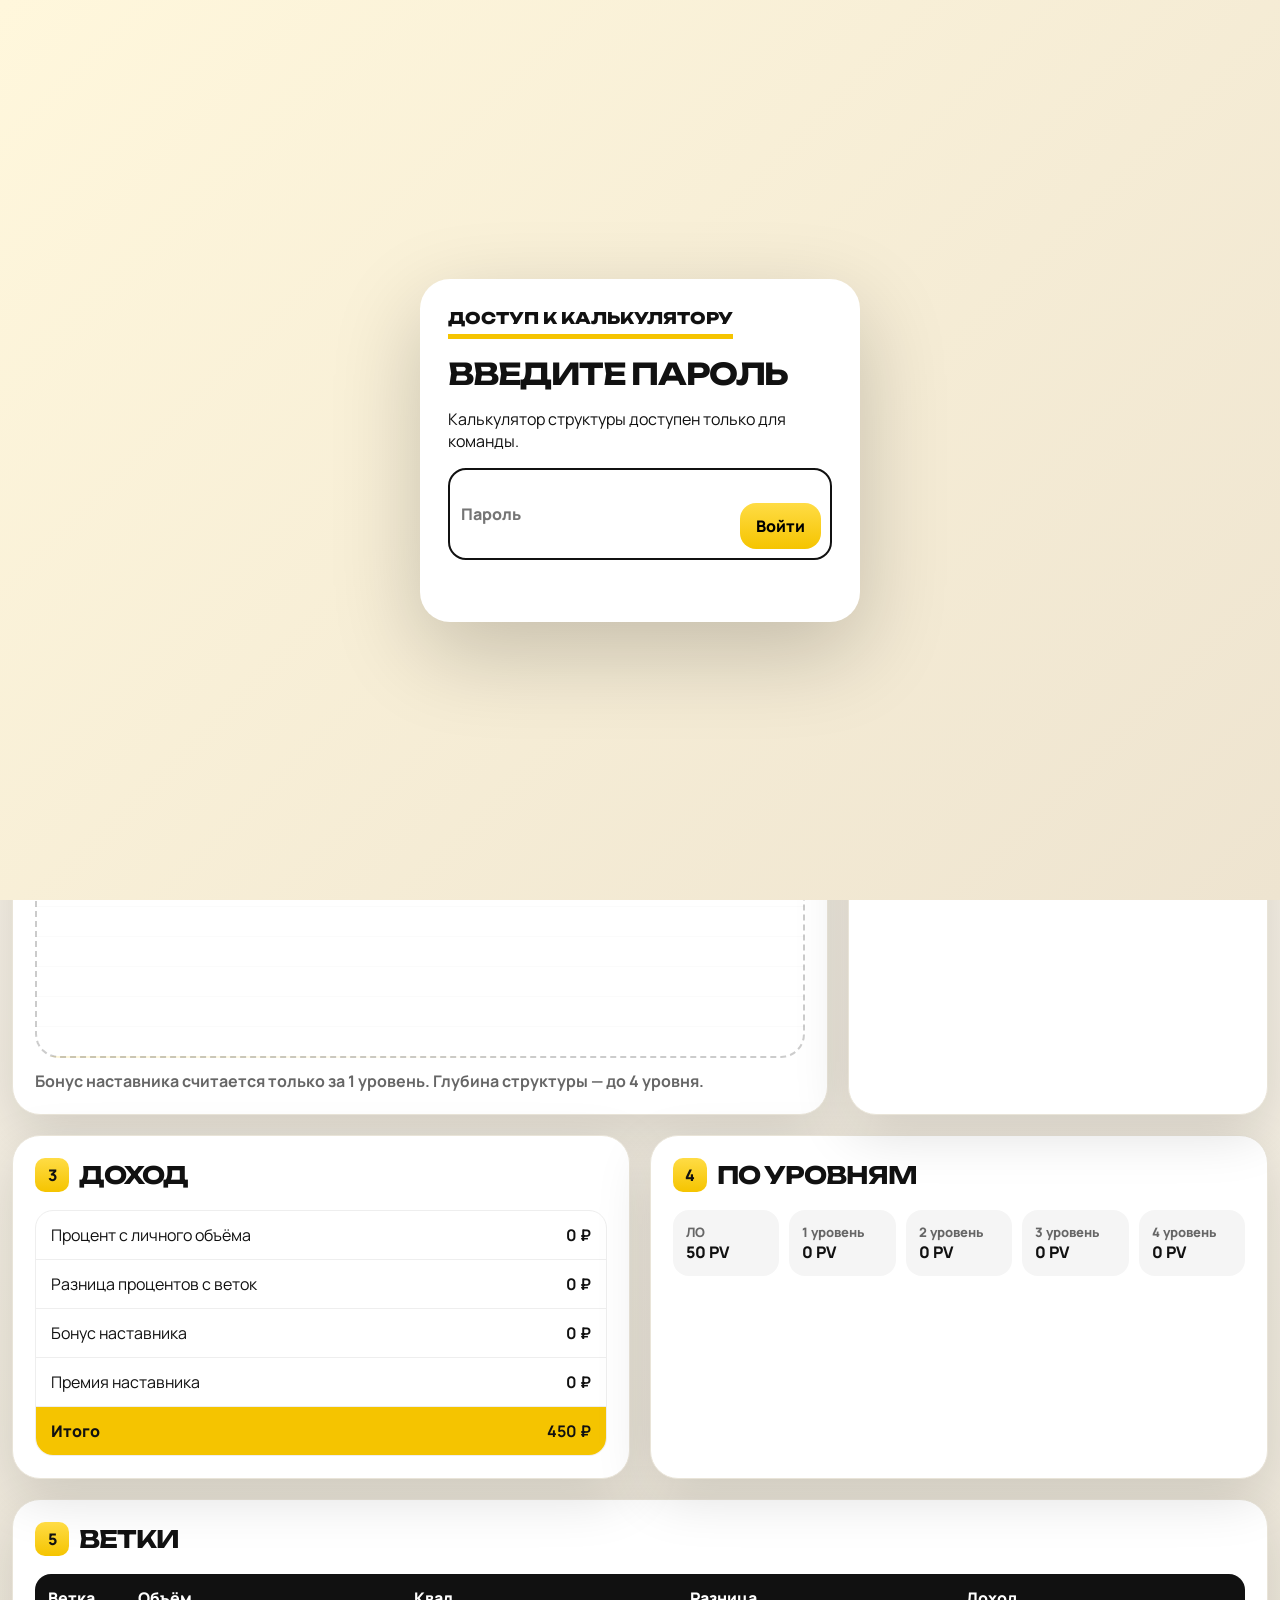
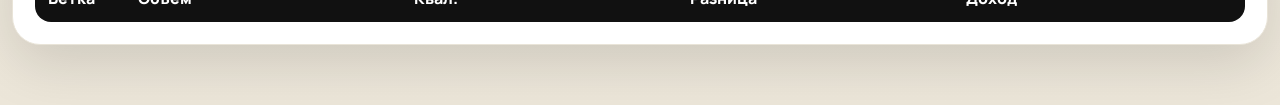
<file: tree.html>
<!doctype html>
<html lang="ru">
<head>
<meta charset="utf-8">
<meta name="viewport" content="width=device-width,initial-scale=1">
<title>Greenway структура S1 S2 L</title>
<link href="https://fonts.googleapis.com/css2?family=Manrope:wght@400;700;800&family=Unbounded:wght@700;800&display=swap" rel="stylesheet">
<style>
:root{--y:#f5c400;--b:#111;--g:#666}*{box-sizing:border-box}body{margin:0;font-family:Manrope,Arial;background:linear-gradient(#fffaf0,#ece6d9);color:var(--b)}button,input{font:inherit}button{cursor:pointer}.app{width:min(1350px,calc(100% - 24px));margin:auto;padding:24px 0 60px}.hero,.card{background:#fff;border:1px solid #e9e4d8;border-radius:28px;box-shadow:0 18px 55px #0002}.hero{padding:34px}.k{display:inline-block;font-family:Unbounded;font-weight:800;border-bottom:5px solid var(--y);padding-bottom:6px;margin-bottom:16px;text-transform:uppercase}.hero h1{font-family:Unbounded;margin:0 0 10px;font-size:clamp(30px,4vw,54px);line-height:1;text-transform:uppercase;letter-spacing:-.05em}.hero p{margin:0;color:#444;font-size:18px}.layout{display:grid;grid-template-columns:minmax(0,1fr) 420px;gap:20px;margin-top:20px}.card{padding:22px}.head{display:flex;align-items:center;justify-content:space-between;gap:12px;margin-bottom:18px}.head div{display:flex;align-items:center;gap:10px}.tag{display:inline-flex;align-items:center;justify-content:center;min-width:34px;height:34px;border-radius:10px;background:linear-gradient(#ffdc45,var(--y));font-weight:900}h2{font-family:Unbounded;margin:0;font-size:24px;text-transform:uppercase;letter-spacing:-.04em}.btn,.main,.small{border:0;border-radius:16px;background:linear-gradient(#ffdc45,var(--y));font-weight:900;padding:12px 16px}.btn{border:2px solid var(--b);background:#fff;border-radius:999px}.work{min-height:720px;overflow:auto;border:2px dashed #0003;border-radius:24px;padding:24px;background:linear-gradient(135deg,#f5c40026,transparent 35%),repeating-linear-gradient(0deg,transparent,transparent 29px,#00000008 30px),#fff}.root{display:flex;justify-content:center;margin-bottom:70px}.tree{display:flex;justify-content:center;gap:18px;min-width:max-content;padding:10px 20px 30px}.branch{display:flex;flex-direction:column;align-items:center;gap:36px;position:relative}.kids{display:flex;gap:16px;position:relative}.kids:before{content:"";position:absolute;top:-34px;left:50%;height:34px;border-left:2px solid #0006}.nodebox{display:flex;flex-direction:column;align-items:center;gap:8px}.node{position:relative;width:132px;height:132px;border-radius:50%;border:4px solid var(--y);background:#fff;box-shadow:0 14px 30px #0002;display:flex;flex-direction:column;align-items:center;justify-content:center}.self{width:176px;height:176px;border-color:#111;outline:10px solid var(--y)}.node-title{font-family:Unbounded;font-weight:800;font-size:15px;margin-bottom:5px}.self .node-title{font-size:24px}.node input{width:75%;border:0;border-bottom:2px solid #111;background:transparent;text-align:center;outline:0;font-family:Unbounded;font-weight:800;font-size:25px;letter-spacing:-.08em}.self input{font-size:38px}.pv{font-size:12px;font-weight:900;color:var(--g);margin-top:3px}.level,.qual{position:absolute;left:50%;transform:translateX(-50%);border-radius:999px;padding:5px 9px;font-size:11px;font-weight:900;white-space:nowrap}.level{top:-17px;background:#111;color:#fff}.qual{bottom:-17px;background:var(--y)}.actions{display:flex;gap:6px}.small{font-size:12px;padding:8px 10px;background:#111;color:#fff}.small.add{background:var(--y);color:#111}.small:disabled{opacity:.35}.main{display:block;margin:24px auto 0}.hint{margin-top:12px;color:#666;font-weight:700}.summary{position:sticky;top:16px}.badge{border-radius:999px;background:#eee;padding:8px 12px;font-weight:900}.badge.ok{background:var(--y)}.badge.l{background:#111;color:var(--y)}.total{background:#111;color:#fff;border-radius:22px;padding:24px;margin-bottom:14px}.total span{font-weight:800;opacity:.8;text-transform:uppercase}.total strong{display:block;color:var(--y);font-family:Unbounded;font-size:44px;letter-spacing:-.05em}.mini{display:grid;grid-template-columns:1fr 1fr;gap:10px}.mini div,.lvl div{background:#f5f5f5;border-radius:16px;padding:13px}.mini span,.lvl span{display:block;color:#666;font-size:13px;font-weight:800}.mini strong,.lvl strong{font-weight:900}.grid{display:grid;grid-template-columns:1fr 1fr;gap:20px;margin-top:20px}.rows{border:1px solid #eee;border-radius:18px;overflow:hidden}.row{display:flex;justify-content:space-between;gap:16px;padding:13px 15px;border-bottom:1px solid #eee}.row:last-child{border:0}.row.totalrow{background:var(--y);font-weight:900}.lvl{display:grid;grid-template-columns:repeat(5,1fr);gap:10px}.branches{display:grid;gap:10px}.br{display:grid;grid-template-columns:80px 1fr 1fr 1fr 1fr;gap:10px;align-items:center;background:#f7f7f7;border-radius:16px;padding:13px;font-weight:800}.br.h{background:#111;color:#fff}.gate{position:fixed;inset:0;z-index:1000;display:flex;align-items:center;justify-content:center;background:linear-gradient(135deg,#fff7dc,#eee4d0)}.gate.hide{display:none}.gate-card{width:min(440px,calc(100% - 30px));background:#fff;border-radius:30px;padding:28px;box-shadow:0 30px 90px #0003}.gate-card h2{font-size:30px}.gate-row{display:flex;gap:10px;border:2px solid #111;border-radius:18px;padding:9px}.gate-row input{width:100%;border:0;outline:0;font-weight:800}.err{color:#b3261e;font-weight:900;min-height:24px;margin-top:10px}.toast{position:fixed;left:50%;bottom:22px;transform:translateX(-50%);background:#111;color:#fff;border-radius:16px;padding:12px 16px;font-weight:900;opacity:0;transition:.25s}.toast.show{opacity:1}@media(max-width:1000px){.layout,.grid{grid-template-columns:1fr}.summary{position:static}.lvl{grid-template-columns:1fr 1fr}.br{grid-template-columns:1fr 1fr}.br.h{display:none}.tree{justify-content:flex-start}.node{width:116px;height:116px}.self{width:154px;height:154px}.mini{grid-template-columns:1fr}}
</style>
</head>
<body>
<div id="gate" class="gate"><div class="gate-card"><div class="k">доступ к калькулятору</div><h2>Введите пароль</h2><p>Калькулятор структуры доступен только для команды.</p><div class="gate-row"><input id="pass" type="password" placeholder="Пароль"><button id="enter" class="main">Войти</button></div><div id="err" class="err"></div></div></div>
<div id="toast" class="toast"></div>
<main class="app">
<section class="hero"><div class="k">GREENWAY • структура до 4 уровня</div><h1>Калькулятор S1 / S2 / L</h1><p>Считает объём каждой ветки, квалификацию ветки и доход по разнице процентов.</p></section>
<section class="layout"><section class="card"><div class="head"><div><span class="tag">1</span><h2>Структура</h2></div><button id="reset" class="btn">Сбросить</button></div><div class="work"><div class="root"><div class="node self"><div class="node-title">Я</div><input id="self" type="number" value="50" min="0"><div class="pv">PV</div></div></div><div id="tree" class="tree"></div><button id="add1" class="main">＋ Добавить 1 уровень</button></div><div class="hint">Бонус наставника считается только за 1 уровень. Глубина структуры — до 4 уровня.</div></section><aside class="card summary"><div class="head"><div><span class="tag">2</span><h2>Итог</h2></div><div id="badge" class="badge">0%</div></div><div class="total"><span>Общий доход</span><strong id="income">0 ₽</strong></div><div class="mini"><div><span>Объём</span><strong id="totalPv">50 PV</strong></div><div><span>Квалификация</span><strong id="myQ">—</strong></div><div><span>Подарочный</span><strong id="gift">0 ₽</strong></div><div><span>Денежный</span><strong id="cash">0 ₽</strong></div></div></aside></section>
<section class="grid"><section class="card"><div class="head"><div><span class="tag">3</span><h2>Доход</h2></div></div><div class="rows"><div class="row"><span>Процент с личного объёма</span><strong id="personal">0 ₽</strong></div><div class="row"><span>Разница процентов с веток</span><strong id="diff">0 ₽</strong></div><div class="row"><span>Бонус наставника</span><strong id="mentor">0 ₽</strong></div><div class="row"><span>Премия наставника</span><strong id="premium">0 ₽</strong></div><div class="row totalrow"><span>Итого</span><strong id="again">0 ₽</strong></div></div></section><section class="card"><div class="head"><div><span class="tag">4</span><h2>По уровням</h2></div></div><div id="levels" class="lvl"></div></section></section>
<section class="card" style="margin-top:20px"><div class="head"><div><span class="tag">5</span><h2>Ветки</h2></div></div><div id="branches" class="branches"></div></section>
</main>
<script>
const PASS='greenway100',MAX=4,R=90,QS=[['—',0,0],['S1',750,.03],['S2',1500,.06],['L',3000,.12]],st={self:50,nodes:[],ok:false,timer:null};const $=id=>document.getElementById(id),money=v=>Math.round(v).toLocaleString('ru-RU')+' ₽',pv=v=>Math.round(v).toLocaleString('ru-RU')+' PV',pc=r=>Math.round(r*100)+'%';function q(v){let a=QS[0];for(const x of QS)if(v>=x[1])a=x;return{name:a[0],pv:a[1],rate:a[2]}}function id(){return crypto.randomUUID?crypto.randomUUID():Date.now()+Math.random()+''}function n(v=50){return{id:id(),pv:v,kids:[]}}function vol(x){return Number(x.pv||0)+x.kids.reduce((s,c)=>s+vol(c),0)}function walk(arr,cb,l=1){arr.forEach((x,i)=>{cb(x,l,i);walk(x.kids,cb,l+1)})}function find(arr,nodeId){for(const x of arr){if(x.id===nodeId)return x;const f=find(x.kids,nodeId);if(f)return f}return null}function del(arr,nodeId){let i=arr.findIndex(x=>x.id===nodeId);if(i>=0){arr.splice(i,1);return true}for(const x of arr)if(del(x.kids,nodeId))return true;return false}function prem(c){return c>=20?10800:c>=15?8100:c>=10?5400:c>=5?1800:0}function pg(lo){if(lo<50)return 0;if(lo<200)return 450;if(lo<500)return lo*.1*R+450;return lo*.2*R+450}function pcash(lo){return lo<=50?0:(lo-50)*.2*R}function msg(t){const x=$('toast');x.textContent=t;x.className='toast show';clearTimeout(st.timer);st.timer=setTimeout(()=>x.className='toast',2000)}function add(parent){if(!parent){st.nodes.push(n());render();calc();return}let level=1,target=null;walk(st.nodes,(x,l)=>{if(x.id===parent){target=x;level=l}});if(target&&level<MAX){target.kids.push(n());render();calc()}}function nodeView(x,l,path){let b=document.createElement('div');b.className='branch';let nb=document.createElement('div');nb.className='nodebox';let qq=q(vol(x));nb.innerHTML='<div class="node"><div class="level">'+l+' ур.</div><div class="node-title">'+path+'</div><input type="number" value="'+x.pv+'" min="0"><div class="pv">PV</div><div class="qual">'+qq.name+'</div></div><div class="actions"><button class="small add" '+(l>=MAX?'disabled':'')+'>+ вниз</button><button class="small">Удалить</button></div>';let inp=nb.querySelector('input');inp.oninput=()=>{x.pv=Math.max(0,Number(inp.value||0));fit(inp);calc()};nb.querySelector('.add').onclick=()=>add(x.id);nb.querySelectorAll('.small')[1].onclick=()=>{del(st.nodes,x.id);render();calc()};b.append(nb);if(x.kids.length){let kids=document.createElement('div');kids.className='kids';x.kids.forEach((c,i)=>kids.append(nodeView(c,l+1,path+'.'+(i+1))));b.append(kids)}return b}function render(){$('tree').innerHTML='';st.nodes.forEach((x,i)=>$('tree').append(nodeView(x,1,String(i+1))));setTimeout(()=>document.querySelectorAll('.node input').forEach(fit),0)}function fit(inp){let max=inp.closest('.self')?38:25,min=inp.closest('.self')?14:9;if((inp.value||'').length>=5)max=inp.closest('.self')?26:18;inp.style.fontSize=max+'px';let s=max;while(inp.scrollWidth>inp.clientWidth&&s>min){s--;inp.style.fontSize=s+'px'}}function calc(){st.self=Math.max(50,Number($('self').value||0));let bvol=st.nodes.map(vol),down=bvol.reduce((a,b)=>a+b,0),total=st.self+down,my=q(total),active=st.nodes.filter(x=>Number(x.pv||0)>=50).length,mentor=active*900,mp=prem(active),mg=Math.min(active,2)*900,mc=Math.max(active-2,0)*900+mp,gift=pg(st.self)+mg,baseCash=pcash(st.self)+mc,personal=st.self*my.rate*R,diff=0,rows=st.nodes.map((x,i)=>{let v=vol(x),qq=q(v),d=Math.max(my.rate-qq.rate,0),inc=v*d*R;diff+=inc;return{i:i+1,v,qq,d,inc}}),cash=baseCash+personal+diff,income=gift+cash,levels=[st.self,0,0,0,0];walk(st.nodes,(x,l)=>levels[l]+=Number(x.pv||0));$('totalPv').textContent=pv(total);$('myQ').textContent=my.name+' / '+pc(my.rate);$('badge').textContent=my.name+' • '+pc(my.rate);$('badge').className='badge '+(my.name==='L'?'l':my.rate?'ok':'');$('gift').textContent=money(gift);$('cash').textContent=money(cash);$('income').textContent=money(income);$('personal').textContent=money(personal);$('diff').textContent=money(diff);$('mentor').textContent=money(mentor);$('premium').textContent=money(mp);$('again').textContent=money(income);$('levels').innerHTML=levels.map((v,i)=>'<div><span>'+(i?i+' уровень':'ЛО')+'</span><strong>'+pv(v)+'</strong></div>').join('');$('branches').innerHTML='<div class="br h"><span>Ветка</span><span>Объём</span><span>Квал.</span><span>Разница</span><span>Доход</span></div>'+rows.map(r=>'<div class="br"><strong>'+r.i+'</strong><span>'+pv(r.v)+'</span><span>'+r.qq.name+' / '+pc(r.qq.rate)+'</span><span>'+pc(my.rate)+' − '+pc(r.qq.rate)+' = '+pc(r.d)+'</span><strong>'+money(r.inc)+'</strong></div>').join('');if(my.rate&&!st.ok){msg('Квалификация закрыта: '+my.name)}st.ok=!!my.rate;setTimeout(()=>document.querySelectorAll('.node input').forEach(fit),0)}$('add1').onclick=()=>add(null);$('reset').onclick=()=>{st.nodes=[];st.self=50;st.ok=false;$('self').value=50;render();calc();msg('Сброшено')};$('self').oninput=()=>{if(Number($('self').value||0)<50)st.self=50;fit($('self'));calc()};$('self').onblur=()=>{if(Number($('self').value||0)<50)$('self').value=50;calc()};$('enter').onclick=()=>{if($('pass').value.trim()===PASS){$('gate').classList.add('hide');sessionStorage.setItem('gw_tree','1')}else $('err').textContent='Неверный пароль'};$('pass').onkeydown=e=>{if(e.key==='Enter')$('enter').click()};if(sessionStorage.getItem('gw_tree')==='1')$('gate').classList.add('hide');render();calc();
</script>
</body>
</html>
</file>
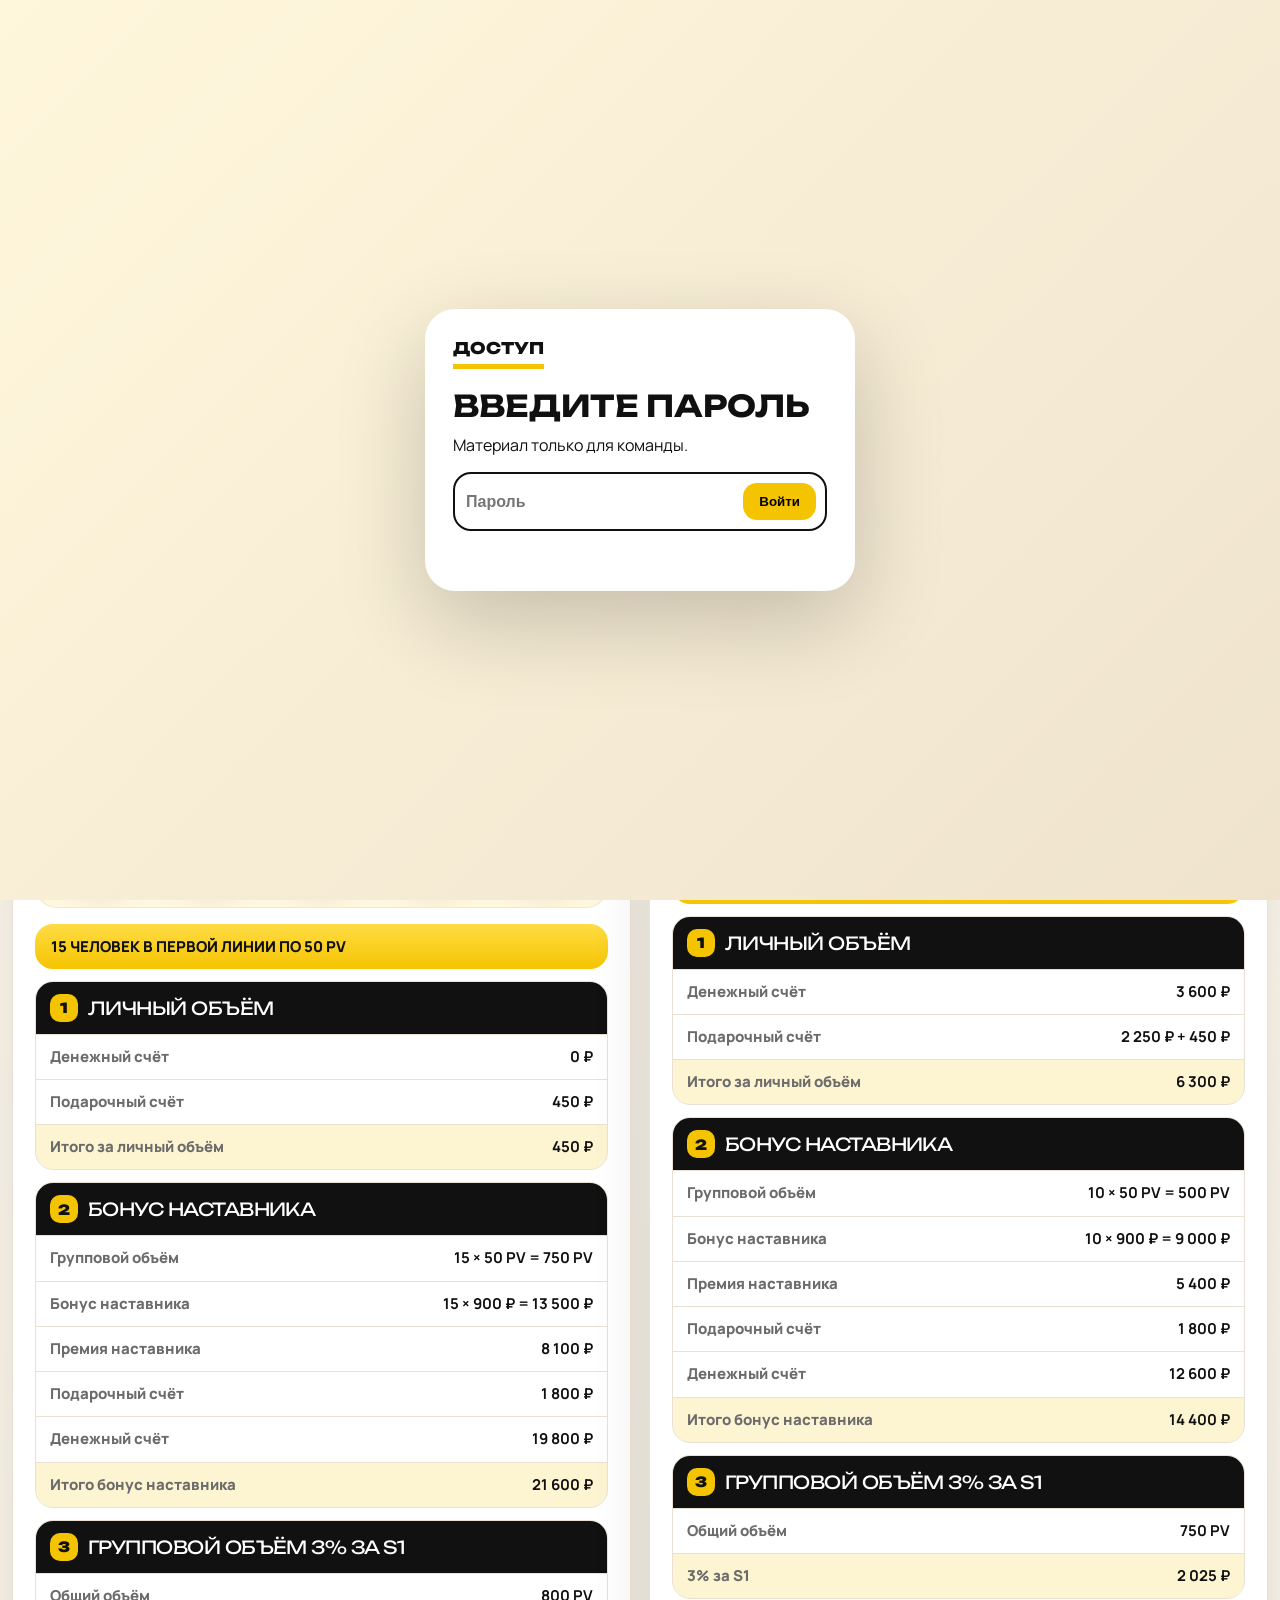
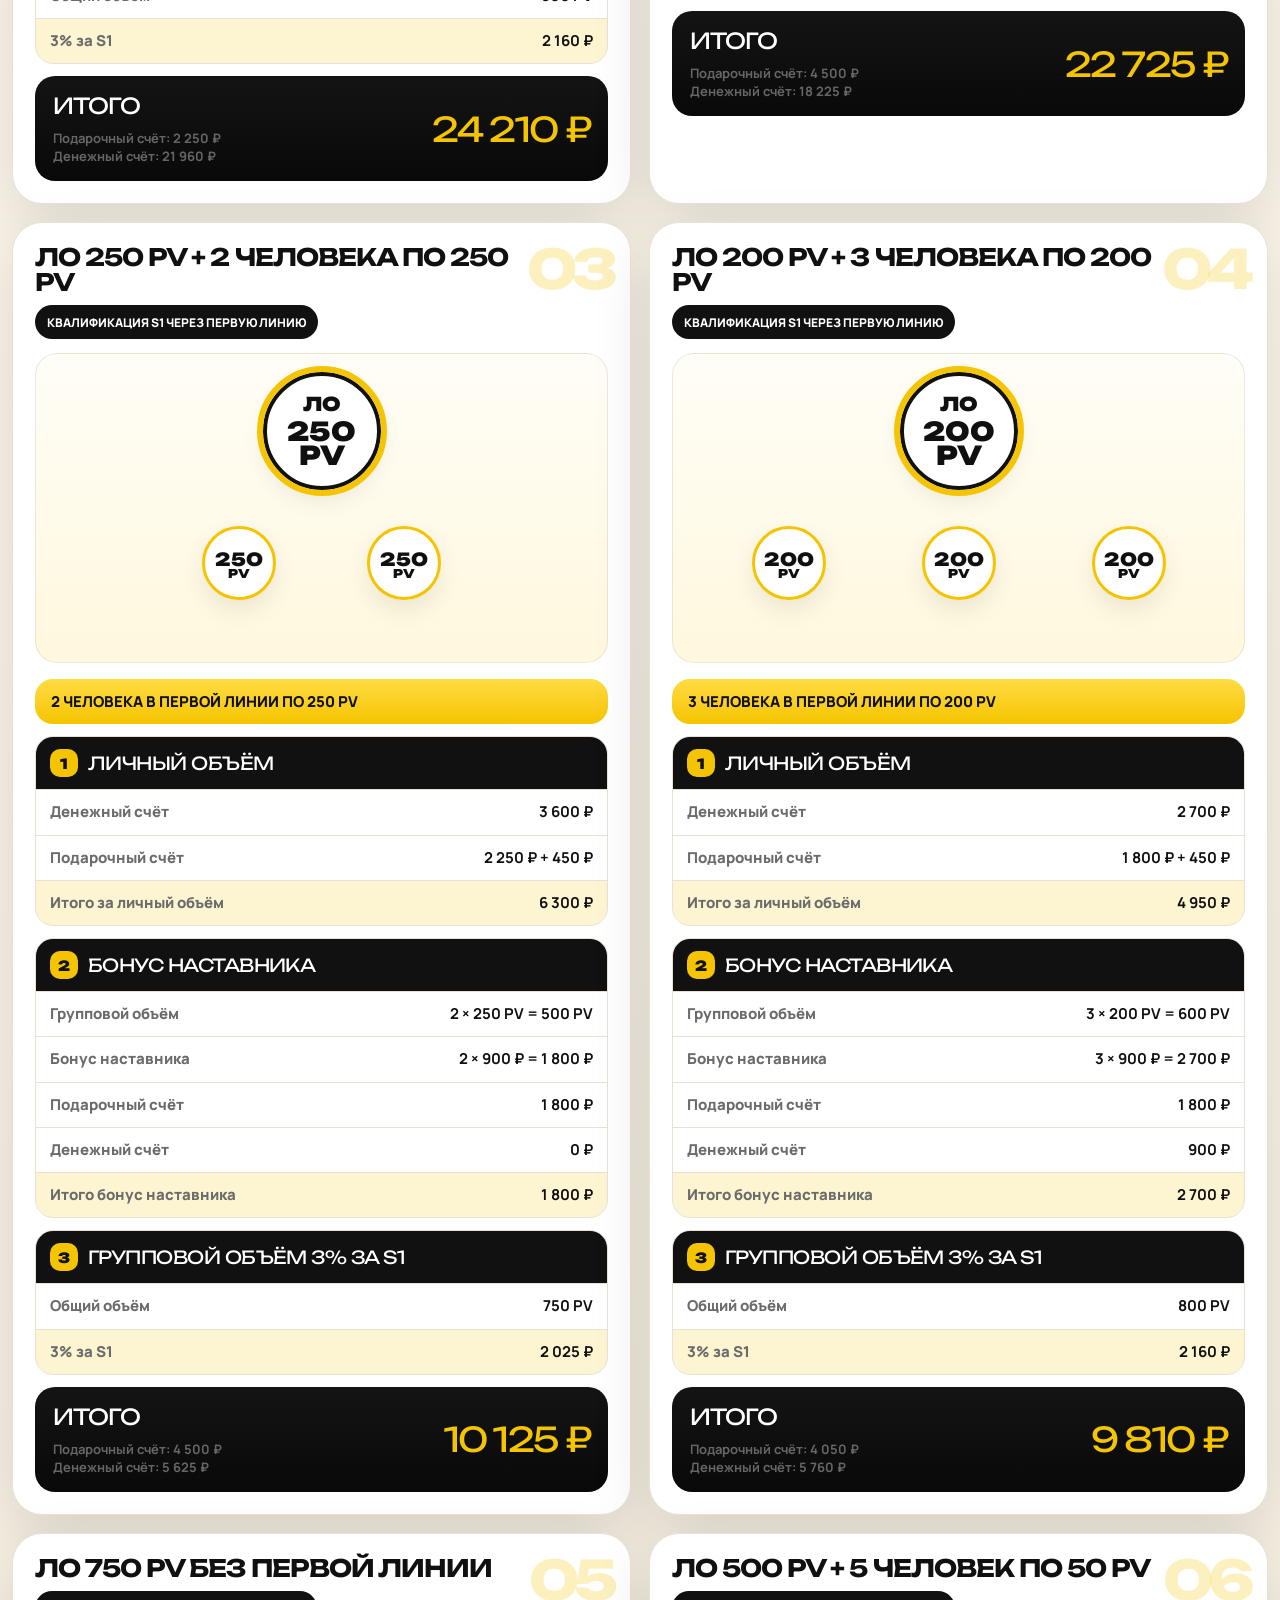
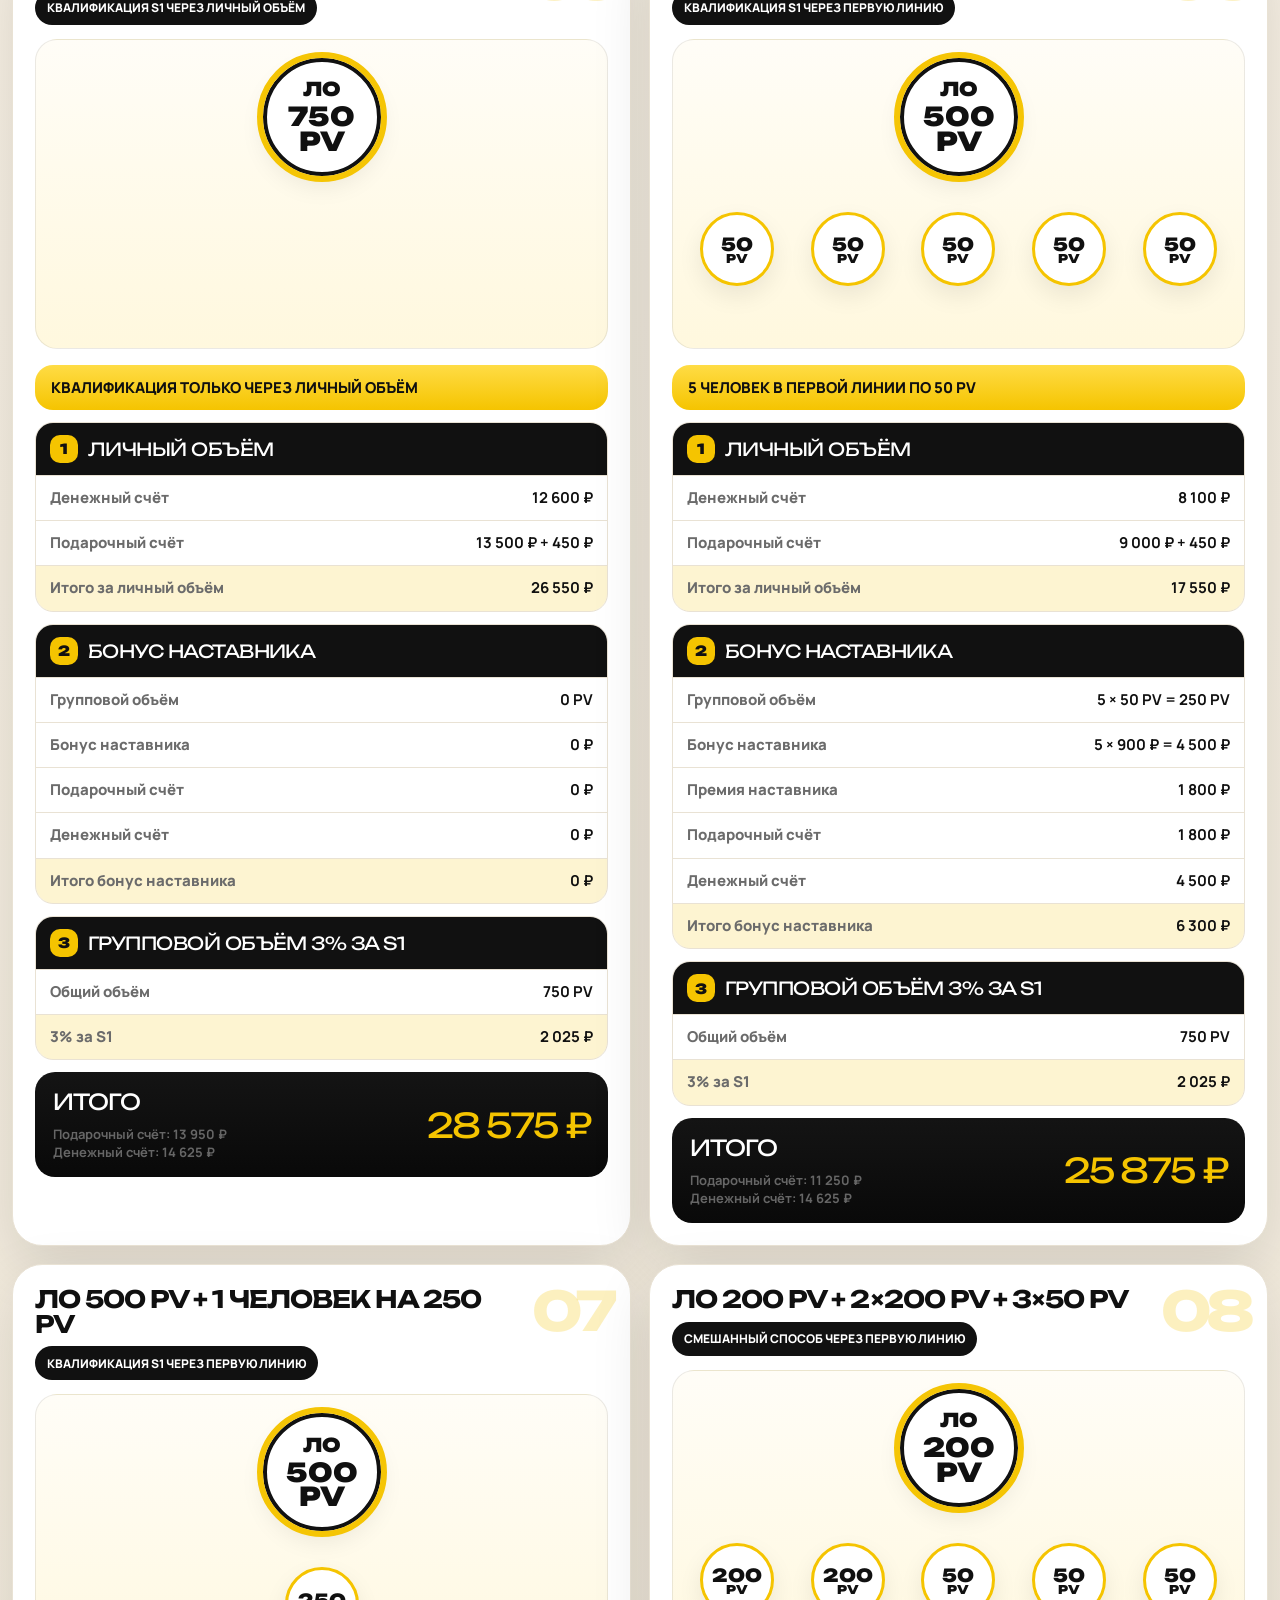
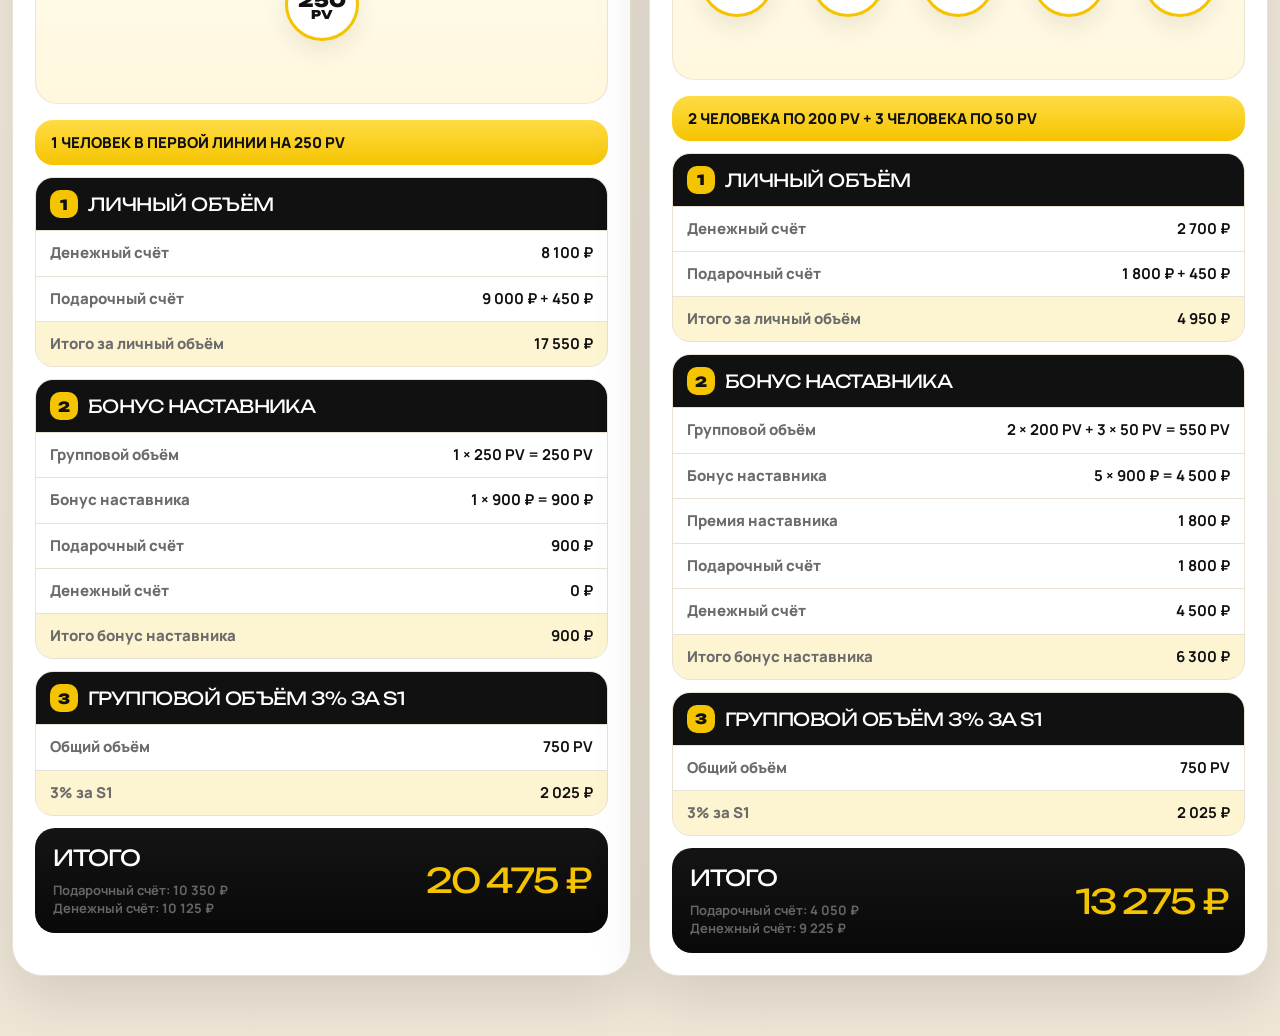
<file: ways.html>
<!doctype html><html lang="ru"><head><meta charset="utf-8"><meta name="viewport" content="width=device-width,initial-scale=1"><title>8 способов закрытия S1</title><link rel="preconnect" href="https://fonts.googleapis.com"><link rel="preconnect" href="https://fonts.gstatic.com" crossorigin><link href="https://fonts.googleapis.com/css2?family=Manrope:wght@400;600;700;800&family=Unbounded:wght@600;700;800&display=swap" rel="stylesheet"><style> :root{--y:#f5c400;--b:#101010;--g:#6b6b6b;--l:#e9e2d4} *{box-sizing:border-box} body{margin:0;font-family:Manrope,Arial,sans-serif;color:var(--b);background:linear-gradient(#fffaf0,#eee6d7)} .app{width:min(1280px,calc(100% - 24px));margin:auto;padding:24px 0 60px} .hero,.card{background:#fff;border:1px solid var(--l);border-radius:30px;box-shadow:0 20px 60px rgba(0,0,0,.12)} .hero{padding:34px;position:relative;overflow:hidden;margin-bottom:22px} .hero:after{content:"";position:absolute;right:-60px;top:-60px;width:220px;height:220px;border-radius:50%;background:rgba(245,196,0,.18)} .k{display:inline-block;font-family:Unbounded,sans-serif;font-weight:800;text-transform:uppercase;border-bottom:5px solid var(--y);padding-bottom:6px;margin-bottom:18px} h1,h2,h3,p{margin-top:0} .hero h1{font-family:Unbounded,sans-serif;margin:0 0 12px;font-size:clamp(34px,5vw,62px);line-height:.98;text-transform:uppercase;letter-spacing:-.06em} .hero p{max-width:900px;margin:0;color:#444;font-size:17px;line-height:1.5;font-weight:700} .top{display:flex;gap:12px;flex-wrap:wrap;margin-top:18px} .btn{display:inline-flex;text-decoration:none;color:#111;background:linear-gradient(#ffdc45,#f5c400);border:2px solid #111;border-radius:999px;padding:12px 17px;font-weight:900} .grid{display:grid;grid-template-columns:repeat(2,minmax(0,1fr));gap:18px} .card{padding:22px;position:relative;overflow:hidden} .num{position:absolute;right:16px;top:12px;font-family:Unbounded,sans-serif;font-size:54px;font-weight:800;color:rgba(245,196,0,.25);letter-spacing:-.08em} .title{font-family:Unbounded,sans-serif;font-size:24px;line-height:1.04;text-transform:uppercase;letter-spacing:-.04em;max-width:84%;margin-bottom:10px} .subtitle{display:inline-flex;align-items:center;min-height:34px;padding:8px 12px;border-radius:999px;background:#111;color:#fff;font-size:12px;font-weight:900;text-transform:uppercase;margin-bottom:14px} .scheme{position:relative;border-radius:22px;background:linear-gradient(180deg,#fffdf7,#fff8de);border:1px solid rgba(0,0,0,.08);padding:18px 14px 16px;min-height:310px;overflow:hidden} .scheme svg{position:absolute;inset:0;width:100%;height:100%;pointer-events:none} .center-wrap{display:flex;justify-content:center;position:relative;z-index:1} .circle{border-radius:50%;display:flex;flex-direction:column;justify-content:center;align-items:center;text-align:center;background:#fff;box-shadow:0 10px 25px rgba(0,0,0,.08);font-weight:900} .circle.main{width:118px;height:118px;border:4px solid #111;outline:6px solid rgba(245,196,0,.98);margin-bottom:36px} .circle.main .t1{font-family:Unbounded,sans-serif;font-size:19px;line-height:1} .circle.main .t2{font-family:Unbounded,sans-serif;font-size:26px;line-height:.95;margin-top:5px} .children{display:grid;grid-template-columns:repeat(5,minmax(0,1fr));gap:16px 10px;justify-items:center;position:relative;z-index:1} .children.two{grid-template-columns:repeat(2,minmax(0,1fr));max-width:320px;margin:0 auto} .children.three{grid-template-columns:repeat(3,minmax(0,1fr));max-width:500px;margin:0 auto} .children.one{grid-template-columns:1fr;max-width:140px;margin:0 auto} .children.zero{display:none} .circle.child{width:74px;height:74px;border:3px solid var(--y)} .circle.child .t1{font-family:Unbounded,sans-serif;font-size:12px;line-height:1} .circle.child .t2{font-family:Unbounded,sans-serif;font-size:18px;line-height:1;margin-top:3px} .formula-head{margin:16px 0 12px;padding:12px 16px;border-radius:18px;background:linear-gradient(#ffdc45,#f5c400);font-weight:900;text-transform:uppercase;font-size:15px} .section{border:1px solid var(--l);border-radius:18px;overflow:hidden;margin-bottom:12px} .section-title{display:flex;align-items:center;gap:10px;background:#111;color:#fff;padding:12px 14px;font-family:Unbounded,sans-serif;font-size:18px;text-transform:uppercase;letter-spacing:-.03em} .step{display:inline-flex;align-items:center;justify-content:center;min-width:28px;height:28px;border-radius:10px;background:var(--y);color:#111;font-size:14px;font-weight:900} .row{display:flex;justify-content:space-between;gap:14px;padding:12px 14px;border-top:1px solid var(--l);font-size:15px;line-height:1.35} .row span{color:var(--g);font-weight:800} .row strong{text-align:right} .row.total{background:rgba(245,196,0,.18);font-weight:900} .sum{display:flex;justify-content:space-between;gap:12px;align-items:center;margin-top:12px;padding:16px 18px;border-radius:20px;background:linear-gradient(#141414,#090909);color:#fff} .sum .label{font-family:Unbounded,sans-serif;font-size:22px;text-transform:uppercase;letter-spacing:-.04em} .sum .value{font-family:Unbounded,sans-serif;font-size:34px;letter-spacing:-.05em;color:var(--y)} .note{margin-top:10px;color:#666;font-size:13px;font-weight:700} .gate{position:fixed;inset:0;z-index:99;display:flex;align-items:center;justify-content:center;background:linear-gradient(135deg,#fff7dc,#efe3ce)} .gate.hide{display:none}.gate-card{width:min(430px,calc(100% - 30px));background:#fff;border-radius:30px;padding:28px;box-shadow:0 30px 90px #0003} .gate-card h2{font-family:Unbounded,sans-serif;margin:0 0 10px;font-size:30px;text-transform:uppercase} .password-row{display:flex;gap:10px;border:2px solid #111;border-radius:18px;padding:9px}.password-row input{width:100%;border:0;outline:0;font-weight:900;font-size:16px}.password-row button{border:0;border-radius:14px;background:#f5c400;font-weight:900;padding:11px 16px}.err{min-height:22px;color:#b3261e;font-weight:900;margin-top:10px} @media(max-width:940px){.grid{grid-template-columns:1fr}} @media(max-width:760px){.hero{padding:26px}.title{font-size:21px}.children{grid-template-columns:repeat(4,minmax(0,1fr))}.sum{display:block}.sum .value{display:block;margin-top:8px}.password-row{flex-direction:column}} @media(max-width:560px){.children{grid-template-columns:repeat(3,minmax(0,1fr));gap:12px 8px}.circle.main{width:102px;height:102px}.circle.main .t2{font-size:22px}.circle.child{width:68px;height:68px}.circle.child .t2{font-size:17px}.row{font-size:14px;padding:10px 12px}.section-title{font-size:16px}.title{max-width:100%}} </style></head><body><div id="gate" class="gate"><div class="gate-card"><div class="k">доступ</div><h2>Введите пароль</h2><p>Материал только для команды.</p><div class="password-row"><input id="pass" type="password" placeholder="Пароль"><button id="enter">Войти</button></div><div id="err" class="err"></div></div></div><main class="app"><section class="hero"><div class="k">Greenway • квалификация S1</div><h1>8 способов закрытия S1</h1><p>Здесь собраны 8 готовых вариантов закрытия S1 именно в наглядном формате: кружочки, стрелочки и подробная детализация, как считается личный объём, бонус наставника, 3% за S1 и итог по счетам.</p><div class="top"><a class="btn" href="tree.html">Калькулятор структуры</a><a class="btn" href="locked.html">Простой калькулятор</a></div></section><section id="grid" class="grid"></section></main><script>
const ways = [ {n:1,title:'ЛО 50 PV + 15 человек по 50 PV',sub:'Квалификация S1 через первую линию',lo:50,children:[50,50,50,50,50,50,50,50,50,50,50,50,50,50,50],head:'15 человек в первой линии по 50 PV',personal:[['Денежный счёт','0 ₽'],['Подарочный счёт','450 ₽'],['Итого за личный объём','450 ₽']],mentor:[['Групповой объём','15 × 50 PV = 750 PV'],['Бонус наставника','15 × 900 ₽ = 13 500 ₽'],['Премия наставника','8 100 ₽'],['Подарочный счёт','1 800 ₽'],['Денежный счёт','19 800 ₽'],['Итого бонус наставника','21 600 ₽']],group:[['Общий объём','800 PV'],['3% за S1','2 160 ₽']],sum:['2 250 ₽','21 960 ₽','24 210 ₽']}, {n:2,title:'ЛО 250 PV + 10 человек по 50 PV',sub:'Квалификация S1 через первую линию',lo:250,children:[50,50,50,50,50,50,50,50,50,50],head:'10 человек в первой линии по 50 PV',personal:[['Денежный счёт','3 600 ₽'],['Подарочный счёт','2 250 ₽ + 450 ₽'],['Итого за личный объём','6 300 ₽']],mentor:[['Групповой объём','10 × 50 PV = 500 PV'],['Бонус наставника','10 × 900 ₽ = 9 000 ₽'],['Премия наставника','5 400 ₽'],['Подарочный счёт','1 800 ₽'],['Денежный счёт','12 600 ₽'],['Итого бонус наставника','14 400 ₽']],group:[['Общий объём','750 PV'],['3% за S1','2 025 ₽']],sum:['4 500 ₽','18 225 ₽','22 725 ₽']}, {n:3,title:'ЛО 250 PV + 2 человека по 250 PV',sub:'Квалификация S1 через первую линию',lo:250,children:[250,250],head:'2 человека в первой линии по 250 PV',personal:[['Денежный счёт','3 600 ₽'],['Подарочный счёт','2 250 ₽ + 450 ₽'],['Итого за личный объём','6 300 ₽']],mentor:[['Групповой объём','2 × 250 PV = 500 PV'],['Бонус наставника','2 × 900 ₽ = 1 800 ₽'],['Подарочный счёт','1 800 ₽'],['Денежный счёт','0 ₽'],['Итого бонус наставника','1 800 ₽']],group:[['Общий объём','750 PV'],['3% за S1','2 025 ₽']],sum:['4 500 ₽','5 625 ₽','10 125 ₽']}, {n:4,title:'ЛО 200 PV + 3 человека по 200 PV',sub:'Квалификация S1 через первую линию',lo:200,children:[200,200,200],head:'3 человека в первой линии по 200 PV',personal:[['Денежный счёт','2 700 ₽'],['Подарочный счёт','1 800 ₽ + 450 ₽'],['Итого за личный объём','4 950 ₽']],mentor:[['Групповой объём','3 × 200 PV = 600 PV'],['Бонус наставника','3 × 900 ₽ = 2 700 ₽'],['Подарочный счёт','1 800 ₽'],['Денежный счёт','900 ₽'],['Итого бонус наставника','2 700 ₽']],group:[['Общий объём','800 PV'],['3% за S1','2 160 ₽']],sum:['4 050 ₽','5 760 ₽','9 810 ₽']}, {n:5,title:'ЛО 750 PV без первой линии',sub:'Квалификация S1 через личный объём',lo:750,children:[],head:'Квалификация только через личный объём',personal:[['Денежный счёт','12 600 ₽'],['Подарочный счёт','13 500 ₽ + 450 ₽'],['Итого за личный объём','26 550 ₽']],mentor:[['Групповой объём','0 PV'],['Бонус наставника','0 ₽'],['Подарочный счёт','0 ₽'],['Денежный счёт','0 ₽'],['Итого бонус наставника','0 ₽']],group:[['Общий объём','750 PV'],['3% за S1','2 025 ₽']],sum:['13 950 ₽','14 625 ₽','28 575 ₽']}, {n:6,title:'ЛО 500 PV + 5 человек по 50 PV',sub:'Квалификация S1 через первую линию',lo:500,children:[50,50,50,50,50],head:'5 человек в первой линии по 50 PV',personal:[['Денежный счёт','8 100 ₽'],['Подарочный счёт','9 000 ₽ + 450 ₽'],['Итого за личный объём','17 550 ₽']],mentor:[['Групповой объём','5 × 50 PV = 250 PV'],['Бонус наставника','5 × 900 ₽ = 4 500 ₽'],['Премия наставника','1 800 ₽'],['Подарочный счёт','1 800 ₽'],['Денежный счёт','4 500 ₽'],['Итого бонус наставника','6 300 ₽']],group:[['Общий объём','750 PV'],['3% за S1','2 025 ₽']],sum:['11 250 ₽','14 625 ₽','25 875 ₽']}, {n:7,title:'ЛО 500 PV + 1 человек на 250 PV',sub:'Квалификация S1 через первую линию',lo:500,children:[250],head:'1 человек в первой линии на 250 PV',personal:[['Денежный счёт','8 100 ₽'],['Подарочный счёт','9 000 ₽ + 450 ₽'],['Итого за личный объём','17 550 ₽']],mentor:[['Групповой объём','1 × 250 PV = 250 PV'],['Бонус наставника','1 × 900 ₽ = 900 ₽'],['Подарочный счёт','900 ₽'],['Денежный счёт','0 ₽'],['Итого бонус наставника','900 ₽']],group:[['Общий объём','750 PV'],['3% за S1','2 025 ₽']],sum:['10 350 ₽','10 125 ₽','20 475 ₽']}, {n:8,title:'ЛО 200 PV + 2×200 PV + 3×50 PV',sub:'Смешанный способ через первую линию',lo:200,children:[200,200,50,50,50],head:'2 человека по 200 PV + 3 человека по 50 PV',personal:[['Денежный счёт','2 700 ₽'],['Подарочный счёт','1 800 ₽ + 450 ₽'],['Итого за личный объём','4 950 ₽']],mentor:[['Групповой объём','2 × 200 PV + 3 × 50 PV = 550 PV'],['Бонус наставника','5 × 900 ₽ = 4 500 ₽'],['Премия наставника','1 800 ₽'],['Подарочный счёт','1 800 ₽'],['Денежный счёт','4 500 ₽'],['Итого бонус наставника','6 300 ₽']],group:[['Общий объём','750 PV'],['3% за S1','2 025 ₽']],sum:['4 050 ₽','9 225 ₽','13 275 ₽']}
];
const grid = document.getElementById('grid');
function childClass(n){return n===0?'zero':n===1?'one':n===2?'two':n===3?'three':''}
function rows(items,totalIndex){return items.map((r,i)=>`<div class="row ${i===totalIndex?'total':''}"><span>${r[0]}</span><strong>${r[1]}</strong></div>`).join('')}
function card(w){return `<article class="card"><div class="num">0${w.n}</div><h2 class="title">${w.title}</h2><div class="subtitle">${w.sub}</div><div class="scheme" data-scheme><svg viewBox="0 0 100 100" preserveAspectRatio="none"></svg><div class="center-wrap"><div class="circle main"><div class="t1">ЛО</div><div class="t2">${w.lo}<br>PV</div></div></div><div class="children ${childClass(w.children.length)}">${w.children.map(v=>`<div class="circle child"><div class="t2">${v}</div><div class="t1">PV</div></div>`).join('')}</div></div><div class="formula-head">${w.head}</div><div class="section"><div class="section-title"><span class="step">1</span>Личный объём</div>${rows(w.personal,w.personal.length-1)}</div><div class="section"><div class="section-title"><span class="step">2</span>Бонус наставника</div>${rows(w.mentor,w.mentor.length-1)}</div><div class="section"><div class="section-title"><span class="step">3</span>Групповой объём 3% за S1</div>${rows(w.group,w.group.length-1)}</div><div class="sum"><div><div class="label">Итого</div><div class="note">Подарочный счёт: ${w.sum[0]}<br>Денежный счёт: ${w.sum[1]}</div></div><div class="value">${w.sum[2]}</div></div></article>`}
grid.innerHTML = ways.map(card).join('');
function drawSchemes(){document.querySelectorAll('[data-scheme]').forEach(box=>{const svg=box.querySelector('svg');const main=box.querySelector('.circle.main');const kids=[...box.querySelectorAll('.circle.child')];if(!main||!kids.length){svg.innerHTML='';return;}const b=box.getBoundingClientRect();const mb=main.getBoundingClientRect();const mx=mb.left-b.left+mb.width/2;const my=mb.top-b.top+mb.height-4;svg.innerHTML=`<defs><marker id="arr" markerWidth="8" markerHeight="8" refX="6" refY="4" orient="auto"><path d="M0,0 L8,4 L0,8 Z" fill="#111"></path></marker></defs>`;kids.forEach(k=>{const kb=k.getBoundingClientRect();const kx=kb.left-b.left+kb.width/2;const ky=kb.top-b.top+6;const line=document.createElementNS('http://www.w3.org/2000/svg','line');line.setAttribute('x1',mx);line.setAttribute('y1',my);line.setAttribute('x2',kx);line.setAttribute('y2',ky);line.setAttribute('stroke','#111');line.setAttribute('stroke-width','2.2');line.setAttribute('marker-end','url(#arr)');svg.appendChild(line);});});}
window.addEventListener('load',drawSchemes);window.addEventListener('resize',drawSchemes);
const PASS='greenway100',g=document.getElementById('gate'),p=document.getElementById('pass'),e=document.getElementById('err');document.getElementById('enter').onclick=()=>{if(p.value.trim()===PASS){g.classList.add('hide');sessionStorage.setItem('gw_ways','1');setTimeout(drawSchemes,60)}else{e.textContent='Неверный пароль';p.focus()}};p.onkeydown=x=>{if(x.key==='Enter')document.getElementById('enter').click()};if(sessionStorage.getItem('gw_ways')==='1'){g.classList.add('hide');setTimeout(drawSchemes,60)}
</script></body></html>
</file>
<file: style.css>
:root{--yellow:#f5c400;--black:#101010;--muted:#666;--shadow:0 24px 70px rgba(0,0,0,.12);--radius:28px}*{box-sizing:border-box}body{margin:0;font-family:Manrope,Arial,sans-serif;color:var(--black);background:radial-gradient(circle at 12% 8%,rgba(245,196,0,.22),transparent 24%),radial-gradient(circle at 94% 20%,rgba(16,16,16,.07),transparent 22%),linear-gradient(#fbfaf5,#efe9dc)}button,input{font:inherit}button{cursor:pointer;transition:.25s ease}button:hover{transform:translateY(-2px)}input::-webkit-outer-spin-button,input::-webkit-inner-spin-button{-webkit-appearance:none;margin:0}input[type=number]{appearance:textfield}.app{width:min(1320px,calc(100% - 32px));margin:auto;padding:30px 0 56px}.hero{position:relative;overflow:hidden;padding:38px 40px;border-radius:34px;background:rgba(255,255,255,.96);box-shadow:var(--shadow);border:1px solid rgba(0,0,0,.06)}.hero:before{content:"";position:absolute;right:28px;top:24px;width:190px;height:190px;border-radius:50%;background:radial-gradient(circle,rgba(245,196,0,.18),transparent 68%)}.eyebrow{position:relative;z-index:1;display:inline-block;font-family:Unbounded,sans-serif;font-weight:700;text-transform:uppercase;letter-spacing:.08em;border-bottom:5px solid var(--yellow);padding-bottom:6px;margin-bottom:18px}h1,h2,p{margin-top:0}.hero h1{position:relative;z-index:1;max-width:980px;margin-bottom:14px;font-family:Unbounded,sans-serif;font-size:clamp(28px,4.2vw,56px);line-height:1.08;text-transform:uppercase;letter-spacing:-.045em}.hero p{position:relative;z-index:1;max-width:860px;margin-bottom:0;font-size:18px;line-height:1.5}.layout{display:grid;grid-template-columns:minmax(0,1fr) 410px;gap:24px;margin-top:24px;align-items:start}.card{background:rgba(255,255,255,.96);border:1px solid rgba(0,0,0,.07);border-radius:var(--radius);padding:24px;box-shadow:var(--shadow);backdrop-filter:blur(8px)}.head,.title{display:flex;align-items:center;justify-content:space-between;gap:12px;margin-bottom:20px}.title{justify-content:flex-start}.head>div{display:flex;align-items:center;gap:10px}h2{margin:0;font-family:Unbounded,sans-serif;font-size:26px;text-transform:uppercase;letter-spacing:-.04em}.tag{display:inline-flex;align-items:center;justify-content:center;min-width:34px;height:34px;border-radius:10px;padding:0 10px;background:linear-gradient(#ffd43d,var(--yellow));font-weight:900;box-shadow:inset 0 -2px rgba(0,0,0,.12)}.ghost,.action{border:2px solid var(--black);background:#fff;border-radius:999px;padding:11px 16px;font-weight:800;box-shadow:0 8px 18px rgba(0,0,0,.08)}.ghost:hover,.action:hover{background:var(--yellow)}.action{width:100%;background:linear-gradient(#ffd43d,var(--yellow));margin-top:16px}.network{position:relative;min-height:700px;border-radius:28px;background:linear-gradient(135deg,rgba(245,196,0,.16),transparent 42%),linear-gradient(rgba(255,255,255,.9),rgba(255,255,255,.96)),repeating-linear-gradient(0deg,transparent,transparent 29px,rgba(0,0,0,.028) 30px),repeating-linear-gradient(90deg,transparent,transparent 29px,rgba(0,0,0,.028) 30px);border:2px dashed rgba(0,0,0,.13);padding:28px 22px 24px;overflow:hidden}.lines{position:absolute;inset:0;z-index:1;pointer-events:none}.line{position:absolute;height:3px;background:linear-gradient(90deg,rgba(16,16,16,.95),rgba(16,16,16,.5));transform-origin:0 50%;opacity:.9}.line:after{content:"";position:absolute;right:-1px;top:50%;width:9px;height:9px;border-top:2px solid var(--black);border-right:2px solid var(--black);transform:translateY(-50%) rotate(45deg)}.node{position:relative;z-index:2;width:150px;height:150px;border:5px solid var(--yellow);background:radial-gradient(circle at 30% 28%,#fff,#fbfbfb);border-radius:50%;display:flex;flex-direction:column;justify-content:center;align-items:center;box-shadow:0 16px 30px rgba(0,0,0,.1);transition:.25s ease;overflow:visible}.node:hover{transform:translateY(-4px) scale(1.02);box-shadow:0 24px 40px rgba(0,0,0,.14)}.me{width:176px;height:176px;margin:0 auto 118px;border-color:var(--black);outline:10px solid rgba(245,196,0,.95);animation:float 4.4s ease-in-out infinite}.node-label{font-family:Unbounded,sans-serif;font-weight:700;text-transform:uppercase;font-size:18px;line-height:1;margin-bottom:7px;letter-spacing:-.03em;flex:0 0 auto}.pvbox{display:flex;flex-direction:column;align-items:center;width:100%;max-width:72%;min-width:0;padding:0 2px;overflow:hidden}.pvbox input{display:block;width:100%;min-width:0;border:0;border-bottom:3px solid var(--black);background:transparent;font-family:Unbounded,sans-serif;font-size:36px;line-height:1;font-weight:700;text-align:center;outline:0;letter-spacing:-.06em;padding:0 0 3px;overflow:hidden;text-overflow:clip}.pvbox span{flex:0 0 auto;font-weight:900;font-size:15px;color:var(--muted);line-height:1.1;margin-top:3px}.first{position:relative;z-index:2;display:flex;flex-wrap:wrap;justify-content:center;align-items:flex-start;gap:18px 14px;min-height:320px;max-width:716px;margin:auto}.partner-wrap{display:flex;flex:0 0 132px;flex-direction:column;align-items:center;gap:8px;animation:in .35s ease both}.partner{width:132px;height:132px;border-width:4px}.partner .node-label{font-size:16px;margin-bottom:5px}.partner .pvbox{max-width:76%;padding:0 1px}.partner .pvbox input{font-size:25px;letter-spacing:-.075em;border-bottom-width:2px}.partner .pvbox span{font-size:13px;margin-top:2px}.remove{position:absolute;top:-10px;right:-6px;width:28px;height:28px;border:0;border-radius:999px;background:var(--black);color:#fff;font-size:20px;line-height:1;box-shadow:0 8px 18px rgba(0,0,0,.18)}.remove:hover{background:#ff6262}.add{display:inline-flex;align-items:center;justify-content:center;gap:10px;margin:28px auto 0;padding:16px 22px;border:0;border-radius:18px;background:linear-gradient(#ffd43d,var(--yellow));font-weight:900;text-transform:uppercase;box-shadow:0 10px 24px rgba(0,0,0,.12)}.add span{font-size:26px}.hint{margin-top:16px;color:var(--muted);font-size:15px}.result{position:sticky;top:18px}.badge{padding:8px 12px;border-radius:999px;background:#eee;color:#555;font-weight:900;font-size:13px;white-space:nowrap}.badge.ok{background:linear-gradient(90deg,#e9ff93,var(--yellow));color:var(--black);box-shadow:0 8px 20px rgba(245,196,0,.26)}.badge.s2{background:linear-gradient(90deg,#101010,#303030);color:var(--yellow);box-shadow:0 8px 20px rgba(0,0,0,.22)}.big{position:relative;overflow:hidden;background:linear-gradient(#141414,#090909);color:#fff;border-radius:24px;padding:24px;margin-bottom:18px}.big span{display:block;font-weight:800;opacity:.82;text-transform:uppercase;margin-bottom:8px}.big strong{display:block;color:var(--yellow);font-family:Unbounded,sans-serif;font-size:52px;line-height:.95;letter-spacing:-.05em}.accounts{display:grid;gap:12px;margin-bottom:20px}.accounts div{display:flex;justify-content:space-between;gap:14px;padding:16px;border-radius:18px;background:linear-gradient(#f8f8f8,#f2f2f2);font-weight:800;border:1px solid rgba(0,0,0,.05)}.progress-top{display:flex;justify-content:space-between;gap:12px;margin-bottom:10px;font-weight:800}.progress{height:18px;border-radius:999px;background:#e9e9e9;overflow:hidden}.fill{height:100%;width:0;background:linear-gradient(90deg,#f1c100,#ffd83f);border-radius:inherit;transition:.4s}.grid{display:grid;grid-template-columns:repeat(2,minmax(0,1fr));gap:24px;margin-top:24px}.rows{border:1px solid #e8e8e8;border-radius:18px;overflow:hidden}.row{display:flex;justify-content:space-between;gap:20px;padding:14px 16px;border-bottom:1px solid #e8e8e8;font-size:17px}.row:last-child{border-bottom:0}.row strong{text-align:right;white-space:nowrap}.row.total{background:linear-gradient(#ffd43d,var(--yellow));font-weight:900;text-transform:uppercase}.accordion{padding:0;overflow:hidden}.toggle{width:100%;border:0;background:linear-gradient(135deg,rgba(245,196,0,.14),transparent 46%),#fff;padding:22px 24px;display:flex;align-items:center;justify-content:space-between;gap:18px;text-align:left}.toggle:hover{transform:none;background:linear-gradient(135deg,rgba(245,196,0,.22),transparent 46%),#fff}.accordion-title{display:flex;align-items:center;gap:12px;font-family:Unbounded,sans-serif;font-size:24px;font-weight:700;text-transform:uppercase;letter-spacing:-.04em}.accordion-icon{width:42px;height:42px;border-radius:999px;display:flex;align-items:center;justify-content:center;background:var(--black);color:var(--yellow);font-family:Unbounded,sans-serif;font-weight:800;font-size:24px;transition:.25s}.toggle[aria-expanded=true] .accordion-icon{transform:rotate(45deg);background:var(--yellow);color:var(--black)}.accordion-content{padding:0 24px 24px;animation:in .26s ease both}.formula-grid{display:grid;grid-template-columns:repeat(2,minmax(0,1fr));gap:16px}.formula-box{min-height:170px;border-radius:22px;border:1px solid rgba(0,0,0,.08);background:linear-gradient(#fff,#fafafa);padding:20px;overflow:hidden}.formula-kicker{display:inline-flex;align-items:center;min-height:28px;padding:5px 10px;border-radius:999px;background:var(--yellow);font-size:12px;font-weight:900;text-transform:uppercase;margin-bottom:12px}.formula-box h3{margin:0 0 14px;font-family:Unbounded,sans-serif;font-size:20px;line-height:1.1;text-transform:uppercase;letter-spacing:-.04em}.formula-box p{margin:12px 0 0;color:var(--muted);font-size:14px;line-height:1.42}.formula-line{display:flex;align-items:center;flex-wrap:wrap;gap:8px;padding:14px;border-radius:16px;background:var(--black);color:#fff;font-weight:900}.formula-line span{display:inline-flex;align-items:center;justify-content:center;min-height:36px;padding:7px 10px;border-radius:12px;background:rgba(255,255,255,.12)}.formula-line b{color:var(--yellow);font-family:Unbounded,sans-serif}.formula-list{list-style:none;padding:0;margin:0;display:grid;gap:8px}.formula-list li{display:grid;grid-template-columns:105px 1fr;gap:10px;align-items:center;padding:10px;border-radius:14px;background:#f4f4f4}.formula-list strong{font-weight:900}.formula-list span{font-weight:800;font-size:14px}.premium{grid-column:1/-1;min-height:auto}.premium-row{display:flex;align-items:center;justify-content:space-between;gap:14px;padding:12px 0;border-bottom:1px solid #e8e8e8;font-weight:800}.premium-row:last-child{border-bottom:0}.premium-row strong{background:var(--yellow);border-radius:999px;padding:6px 12px}.toast{position:fixed;left:50%;bottom:24px;transform:translateX(-50%) translateY(18px);min-width:220px;max-width:calc(100% - 28px);padding:12px 16px;border-radius:18px;background:rgba(16,16,16,.92);color:#fff;font-weight:800;box-shadow:0 20px 50px rgba(0,0,0,.22);z-index:9999;opacity:0;pointer-events:none;transition:.28s}.toast.show{opacity:1;transform:translateX(-50%)}.toast.success{color:#ffe267}.toast.error{background:linear-gradient(90deg,#3d1414,#571f1f)}.confetti{position:fixed;inset:0;overflow:hidden;pointer-events:none;z-index:9998}.confetti-piece{position:absolute;top:-20px;width:10px;height:16px;border-radius:3px;animation:fall 1.9s linear forwards}.password-screen{position:fixed;inset:0;z-index:10000;display:flex;align-items:center;justify-content:center;padding:24px;background:radial-gradient(circle at 20% 10%,rgba(245,196,0,.28),transparent 28%),radial-gradient(circle at 90% 80%,rgba(16,16,16,.16),transparent 32%),linear-gradient(135deg,#fbfaf5,#eee8dc)}.password-card{width:min(440px,100%);border-radius:32px;padding:30px;background:rgba(255,255,255,.96);border:1px solid rgba(0,0,0,.08);box-shadow:0 30px 90px rgba(0,0,0,.16)}.password-card h2{font-size:28px;line-height:1.08;margin-bottom:10px}.password-card p{margin:0 0 20px;color:var(--muted);font-weight:700;line-height:1.45}.password-field{display:flex;gap:10px;align-items:center;padding:10px;border:2px solid var(--black);border-radius:20px;background:#fff}.password-field input{width:100%;min-width:0;border:0;outline:0;font-size:18px;font-weight:800;padding:10px 8px;background:transparent}.password-field button{flex:0 0 auto;border:0;border-radius:14px;padding:12px 16px;background:linear-gradient(#ffd43d,var(--yellow));font-weight:900;color:var(--black)}.password-error{min-height:22px;margin-top:12px;color:#b3261e;font-weight:900;font-size:14px}.password-screen.hidden{display:none!important}@keyframes float{0%,100%{transform:translateY(0)}50%{transform:translateY(-5px)}}@keyframes in{from{opacity:0;transform:translateY(8px) scale(.98)}to{opacity:1;transform:translateY(0) scale(1)}}@keyframes fall{to{transform:translate3d(var(--drift),105vh,0) rotate(720deg);opacity:0}}@media(max-width:1180px){.layout{grid-template-columns:1fr}.result{position:static}}@media(max-width:980px){.grid{grid-template-columns:1fr}}@media(max-width:720px){.hero{padding:28px 22px}.network{min-height:760px;padding:22px 10px 20px}.me{width:162px;height:162px;margin-bottom:84px}.first{gap:14px 8px;max-width:632px}.partner-wrap{flex-basis:120px}.partner{width:120px;height:120px}}@media(max-width:560px){.app{width:min(100% - 16px,1320px);padding-top:12px}.card{padding:16px;border-radius:20px}h2{font-size:21px}.hero h1{font-size:32px}.head{flex-wrap:wrap}.network{min-height:660px}.first{gap:10px 6px}.partner-wrap{flex-basis:clamp(58px,16vw,108px)}.partner{width:clamp(58px,16vw,108px);height:clamp(58px,16vw,108px);border-width:3px}.partner .node-label{font-size:clamp(8px,2.1vw,12px);margin-bottom:2px}.partner .pvbox{max-width:80%;padding:0}.partner .pvbox input{border-bottom-width:2px}.partner .pvbox span{font-size:clamp(8px,2.2vw,13px)}.remove{width:22px;height:22px;font-size:16px;top:-8px;right:-4px}.big strong{font-size:42px}.row{font-size:15px}.formula-grid{grid-template-columns:1fr}.accordion-title{font-size:20px}.toggle{padding:18px}.accordion-content{padding:0 18px 18px}.formula-list li{grid-template-columns:1fr}.password-card{padding:24px;border-radius:26px}.password-card h2{font-size:24px}.password-field{flex-direction:column;align-items:stretch}}
</file>
